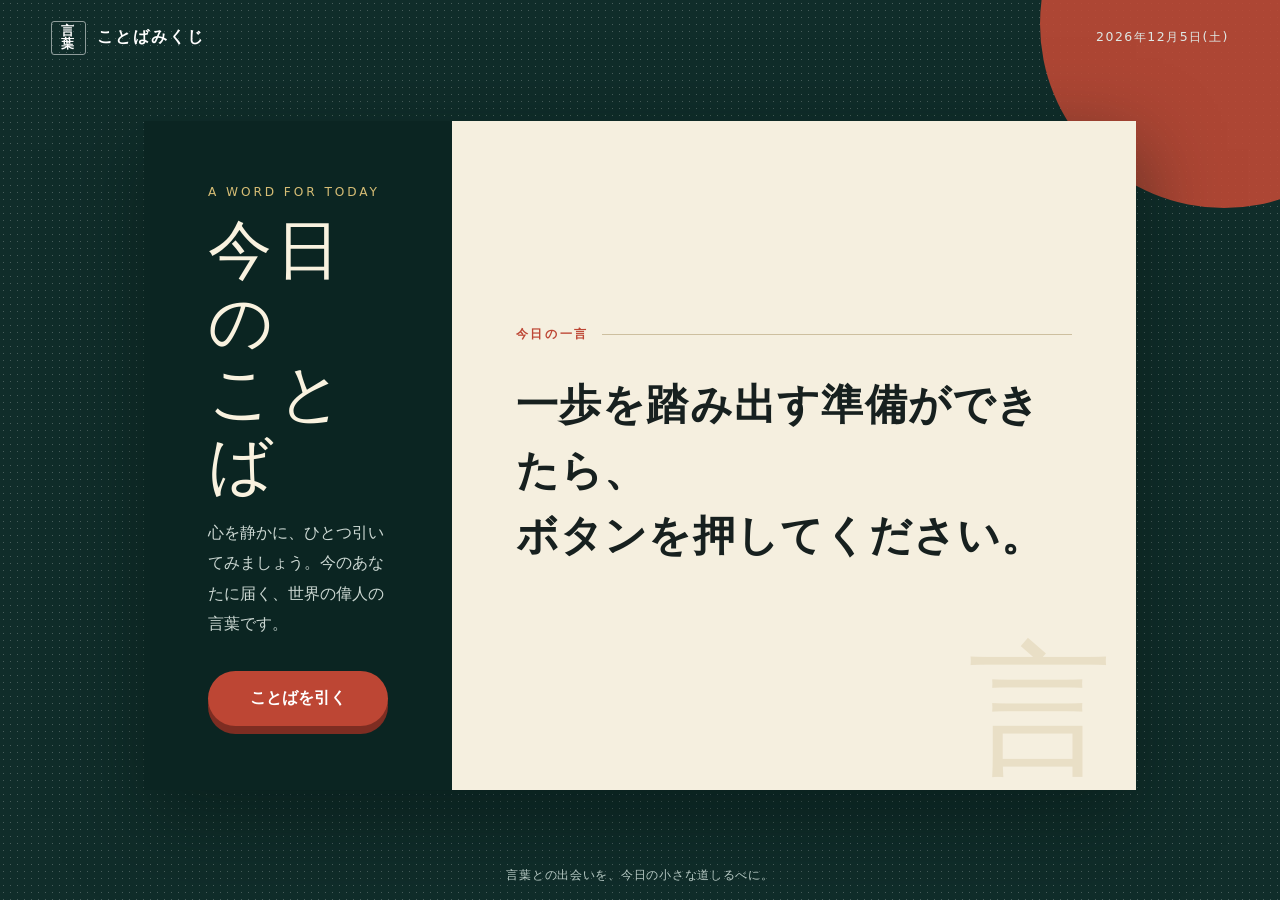
<file: index.html>
<!doctype html>
<html lang="ja">
<head>
  <meta charset="utf-8">
  <meta name="viewport" content="width=device-width, initial-scale=1">
  <meta name="theme-color" content="#102d2a">
  <meta name="description" content="世界の偉人の言葉を一日一言。ボタンを押して、今日のことばを引いてみましょう。">
  <title>今日のことばみくじ</title>
  <link rel="icon" type="image/svg+xml" href="data:image/svg+xml,%3Csvg xmlns='http://www.w3.org/2000/svg' viewBox='0 0 64 64'%3E%3Crect width='64' height='64' rx='14' fill='%23102d2a'/%3E%3Cpath d='M18 13h28v38H18z' fill='%23f6f0de'/%3E%3Cpath d='M25 22h14M25 29h14M25 36h10' stroke='%23c84a35' stroke-width='4' stroke-linecap='round'/%3E%3C/svg%3E">
  <style>
    :root{--ink:#17201f;--forest:#102d2a;--red:#bd4634;--paper:#f5efdf;--gold:#d1a843;--muted:#68716d}
    *{box-sizing:border-box} html{font-size:16px} body{margin:0;min-height:100svh;color:var(--ink);font-family:"Yu Mincho","Hiragino Mincho ProN",Georgia,serif;background:var(--forest)}
    body:before{content:"";position:fixed;inset:0;pointer-events:none;opacity:.23;background-image:radial-gradient(#fff 0.7px,transparent .8px);background-size:7px 7px}
    .page{min-height:100svh;display:grid;grid-template-rows:auto 1fr auto;position:relative;overflow:hidden}
    .sun{position:absolute;width:23rem;height:23rem;border-radius:50%;background:#bf4a36;top:-10rem;right:-8rem;opacity:.9}
    header{z-index:1;display:flex;align-items:center;justify-content:space-between;padding:1.3rem clamp(1.25rem,4vw,4rem);color:#fff}
    .brand{display:flex;gap:.7rem;align-items:center;font-weight:700;letter-spacing:.13em}.seal{display:grid;place-items:center;width:2.15rem;height:2.15rem;border:1px solid #fff8;border-radius:3px;font-size:.8rem;line-height:1}
    .date{font-family:system-ui,sans-serif;font-size:.78rem;letter-spacing:.12em;color:#dfe8e5}
    main{z-index:1;display:grid;place-items:center;padding:1rem clamp(1rem,4vw,4rem) 2rem}
    .stage{width:min(62rem,100%);display:grid;grid-template-columns:minmax(13rem,.62fr) minmax(0,1.38fr);box-shadow:0 28px 75px #06161388}
    .intro{background:#0b2522;color:#f9f2df;padding:clamp(2rem,5vw,4.5rem);display:flex;flex-direction:column;justify-content:space-between;min-height:34rem}
    .eyebrow{font-family:system-ui,sans-serif;color:#d6bd75;font-size:.76rem;letter-spacing:.24em;text-transform:uppercase}.intro h1{font-size:clamp(2.4rem,5vw,4.7rem);font-weight:500;line-height:1.12;letter-spacing:.06em;margin:1rem 0}.intro p{color:#cbd7d2;line-height:1.9;margin:0;max-width:23rem}
    button{appearance:none;border:0;font:700 1rem system-ui,sans-serif;background:var(--red);color:#fff;border-radius:999px;padding:1.05rem 1.4rem;cursor:pointer;box-shadow:0 8px 0 #7e2d22;transition:transform .16s,box-shadow .16s,background .16s;width:100%;margin-top:2rem}button:hover{background:#cf523e;transform:translateY(-2px);box-shadow:0 10px 0 #7e2d22}button:active{transform:translateY(5px);box-shadow:0 3px 0 #7e2d22}button:focus-visible{outline:3px solid #f0ce72;outline-offset:4px}
    .result{background:var(--paper);padding:clamp(2rem,5vw,5rem);min-height:34rem;display:flex;flex-direction:column;justify-content:center;position:relative}.result:after{content:"言";position:absolute;right:1.5rem;bottom:.4rem;color:#e9dfc6;font-size:9rem;line-height:1;pointer-events:none}
    .fortune{display:flex;align-items:center;gap:.8rem;color:var(--red);font-weight:700;letter-spacing:.22em;font-size:.78rem}.fortune:after{content:"";height:1px;background:#cdbf9f;flex:1}
    blockquote{margin:1.8rem 0 1rem;font-size:clamp(1.65rem,3.3vw,3rem);line-height:1.55;font-weight:600;letter-spacing:.03em;position:relative;z-index:1}
    .original{font-family:Georgia,serif;font-style:italic;color:#58615e;line-height:1.65;margin:0 0 1.8rem;font-size:1rem}
    .person{border-top:1px solid #cdbf9f;padding-top:1.35rem;position:relative;z-index:1}.name{font-size:1.18rem;font-weight:700}.bio{font-family:system-ui,sans-serif;color:#59625f;font-size:.92rem;line-height:1.75;margin:.45rem 0 0}
    .result.draw .fortune,.result.draw blockquote,.result.draw .original,.result.draw .person{animation:reveal .55s both}.result.draw blockquote{animation-delay:.08s}.result.draw .original{animation-delay:.16s}.result.draw .person{animation-delay:.24s}@keyframes reveal{from{opacity:0;transform:translateY(12px)}to{opacity:1;transform:none}}
    footer{z-index:1;color:#b8cac5;text-align:center;padding:1rem;font: .75rem system-ui,sans-serif;letter-spacing:.06em}
    @media(max-width:720px){.sun{width:15rem;height:15rem;top:-7rem;right:-7rem}.stage{grid-template-columns:1fr}.intro{min-height:auto;padding:2rem}.intro h1{font-size:2.5rem;margin:.65rem 0}.intro p{font-size:.92rem;line-height:1.7}.result{min-height:24rem;padding:2rem}.result:after{font-size:6rem}blockquote{font-size:1.65rem;margin-top:1.3rem}header{padding:1rem 1.2rem}.date{display:none}button{margin-top:1.5rem}}
    @media(prefers-reduced-motion:reduce){*,*:before,*:after{animation-duration:.01ms!important;transition-duration:.01ms!important}}
  </style>
</head>
<body>
  <div class="page">
    <div class="sun" aria-hidden="true"></div>
    <header><div class="brand"><span class="seal">言<br>葉</span><span>ことばみくじ</span></div><div class="date" id="date"></div></header>
    <main>
      <section class="stage" aria-label="今日のことばみくじ">
        <div class="intro"><div><div class="eyebrow">A word for today</div><h1>今日の<br>ことば</h1><p>心を静かに、ひとつ引いてみましょう。今のあなたに届く、世界の偉人の言葉です。</p></div><button id="draw" type="button">ことばを引く</button></div>
        <div class="result" id="result" aria-live="polite"><div class="fortune" id="fortune">今日の一言</div><blockquote id="quote">一歩を踏み出す準備ができたら、<br>ボタンを押してください。</blockquote><p class="original" id="original" hidden></p><div class="person" id="person" hidden><div class="name" id="name"></div><p class="bio" id="bio"></p></div></div>
      </section>
    </main>
    <footer>言葉との出会いを、今日の小さな道しるべに。</footer>
  </div>
  <script>
    const words=[
      {ja:"生きるとは、呼吸することではない。行動することだ。",original:"To live is not to breathe but to act.",name:"ジャン＝ジャック・ルソー",bio:"18世紀フランスで活躍した思想家・作家。自由や教育についての考察で、近代思想に大きな影響を与えました。"},
      {ja:"成功とは、情熱を失わずに失敗を重ねることである。",original:"Success is stumbling from failure to failure with no loss of enthusiasm.",name:"ウィンストン・チャーチル",bio:"第二次世界大戦期に英国首相を務めた政治家・著述家。1953年にノーベル文学賞を受賞しました。"},
      {ja:"想像力は知識よりも大切だ。知識には限界があるからだ。",original:"Imagination is more important than knowledge. Knowledge is limited.",name:"アルベルト・アインシュタイン",bio:"相対性理論を築いた理論物理学者。20世紀の科学観を大きく変え、1921年にノーベル物理学賞を受賞しました。"},
      {ja:"自分自身を知ることは、すべての知恵の始まりである。",original:"Knowing yourself is the beginning of all wisdom.",name:"アリストテレス",bio:"古代ギリシャの哲学者。論理学、倫理学、政治学、自然科学など、幅広い領域の基礎を築きました。"},
      {ja:"千里の道も一歩から始まる。",original:"A journey of a thousand miles begins with a single step.",name:"老子",bio:"古代中国の思想家とされ、『老子』にその思想が伝わります。自然に逆らわない生き方「無為自然」を説きました。"},
      {ja:"人生は自転車に乗るようなものだ。バランスを保つには、動き続けなければならない。",original:"Life is like riding a bicycle. To keep your balance, you must keep moving.",name:"アルベルト・アインシュタイン",bio:"相対性理論を築いた理論物理学者。好奇心と想像力を重んじ、科学を超えて多くの人に影響を与えました。"},
      {ja:"できると思っても、できないと思っても、どちらも正しい。",original:"Whether you think you can, or you think you can't—you're right.",name:"ヘンリー・フォード",bio:"米国の実業家。自動車の大量生産方式を確立し、移動を多くの人の身近なものにしました。"},
      {ja:"幸せだから感謝するのではない。感謝するから幸せなのだ。",original:"It is not happiness that makes us grateful. It is gratefulness that makes us happy.",name:"デヴィッド・シュタインドル＝ラスト",bio:"オーストリア出身の修道士・著述家。感謝を軸にした生き方について、世界各地で語ってきました。"},
      {ja:"未来を予測する最善の方法は、それを創り出すことだ。",original:"The best way to predict the future is to create it.",name:"ピーター・ドラッカー",bio:"経営学の発展に大きな影響を与えた思想家・著述家。組織と社会における人の役割を考察しました。"},
      {ja:"人生で恐れるべきものは何もない。ただ、理解すべきものがあるだけだ。",original:"Nothing in life is to be feared; it is only to be understood.",name:"マリ・キュリー",bio:"放射能研究を切り開いた物理学者・化学者。異なる二つの科学分野でノーベル賞を受賞した最初の人物です。"},
      {ja:"大切なのは、疑問を持つことをやめないことだ。",original:"The important thing is not to stop questioning.",name:"アルベルト・アインシュタイン",bio:"相対性理論で知られる理論物理学者。常識を問い直す姿勢と探究心を生涯大切にしました。"},
      {ja:"機会は、たいてい困難な仕事の姿をしている。",original:"Opportunity is missed by most people because it is dressed in overalls and looks like work.",name:"トーマス・エジソン",bio:"蓄音機や実用的な白熱電球などを開発した米国の発明家。研究開発を組織化した先駆者でもあります。"},
      {ja:"光を広げる方法は二つある。ろうそくになるか、それを映す鏡になるかだ。",original:"There are two ways of spreading light: to be the candle or the mirror that reflects it.",name:"イーディス・ウォートン",bio:"米国の小説家。上流社会を鋭く描き、女性として初めてピューリッツァー賞の小説部門を受賞しました。"},
      {ja:"私たちが恐れなければならない唯一のものは、恐れそのものだ。",original:"The only thing we have to fear is fear itself.",name:"フランクリン・D・ルーズベルト",bio:"世界恐慌と第二次世界大戦期に米国大統領を務め、ニューディール政策を進めました。"},
      {ja:"私たちは皆、どぶの中にいる。だが、その中から星を見上げる者もいる。",original:"We are all in the gutter, but some of us are looking at the stars.",name:"オスカー・ワイルド",bio:"19世紀アイルランド出身の作家・劇作家。機知に富む言葉と社会風刺で知られています。"},
      {ja:"学べば学ぶほど、自分がどれほど知らないかに気づく。",original:"The more I learn, the more I realize how much I don't know.",name:"アルベルト・アインシュタイン",bio:"20世紀を代表する理論物理学者。科学への謙虚さと尽きない好奇心を持ち続けました。"},
      {ja:"人生で最も素晴らしく美しいものは、目で見たり手で触れたりできない。心で感じるものだ。",original:"The best and most beautiful things in the world cannot be seen or even touched—they must be felt with the heart.",name:"ヘレン・ケラー",bio:"視覚と聴覚の障害を乗り越えて学び、著述家・社会活動家として障害者福祉や人権のために活動しました。"},
      {ja:"どんなことでも、成し遂げるまでは不可能に見える。",original:"It always seems impossible until it's done.",name:"ネルソン・マンデラ",bio:"南アフリカの反アパルトヘイト運動を率い、同国初の黒人大統領となった人権活動家です。"},
      {ja:"何もしなければ、何も動き出さない。",original:"Nothing will work unless you do.",name:"マヤ・アンジェロウ",bio:"米国の詩人・作家・公民権活動家。人生の尊厳と自由を力強い言葉で表現しました。"},
      {ja:"今日は、残りの人生の最初の日である。",original:"Today is the first day of the rest of your life.",name:"チャールズ・ディードリッヒ",bio:"米国で依存症からの回復を支援した活動家。仲間同士の助け合いを重視する支援運動を始めました。"}
    ];
    const labels=["吉・一歩前へ","吉・心しなやかに","大吉・新しい風","吉・静かな勇気","中吉・学びの種"];
    let last=-1; const $=id=>document.getElementById(id);
    $("date").textContent=new Intl.DateTimeFormat("ja-JP",{year:"numeric",month:"long",day:"numeric",weekday:"short"}).format(new Date());
    $("draw").addEventListener("click",()=>{let i;do{i=Math.floor(Math.random()*words.length)}while(i===last&&words.length>1);last=i;const w=words[i],r=$("result");r.classList.remove("draw");void r.offsetWidth;$("fortune").textContent=labels[Math.floor(Math.random()*labels.length)];$("quote").textContent=w.ja;$("original").textContent=w.original;$("original").hidden=!w.original;$("name").textContent=w.name;$("bio").textContent=w.bio;$("person").hidden=false;r.classList.add("draw");$("draw").textContent="もう一度引く";if(innerWidth<721)r.scrollIntoView({behavior:"smooth",block:"center"})});
  </script>
</body>
</html>
</file>
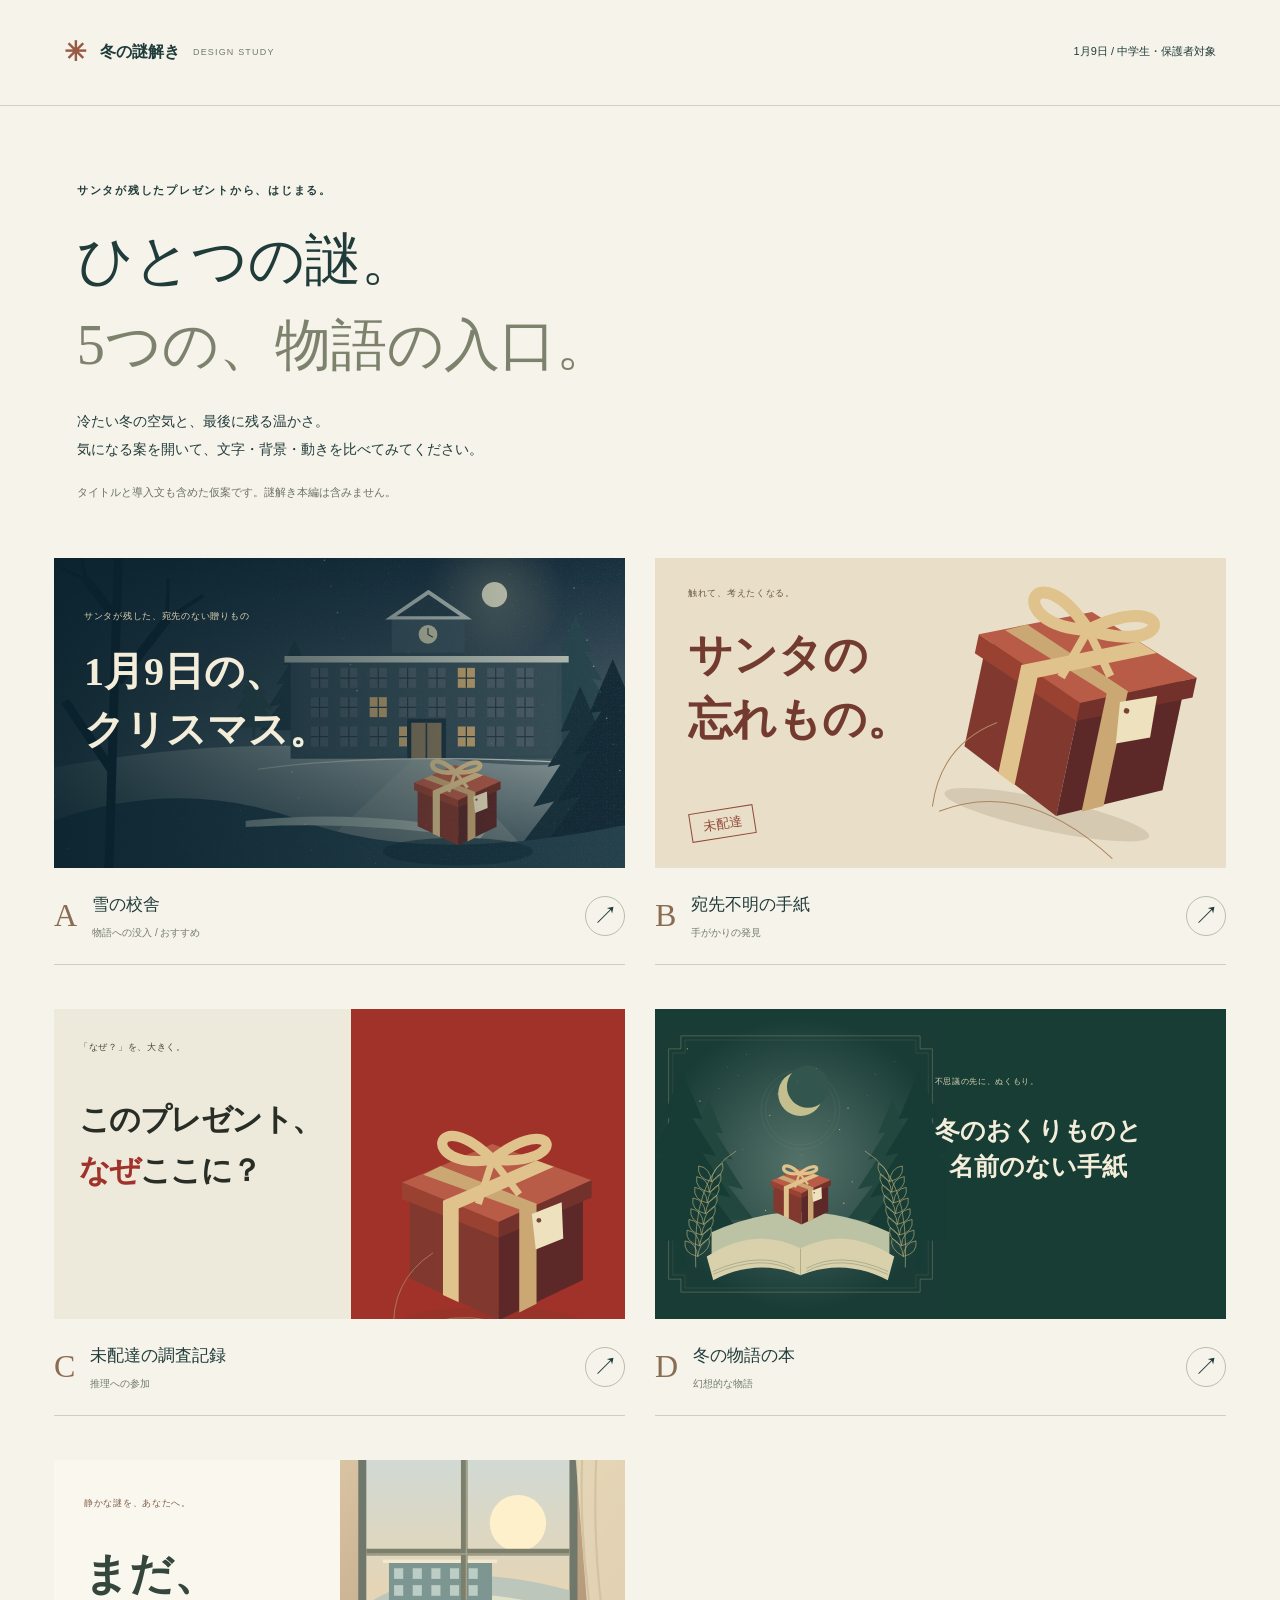
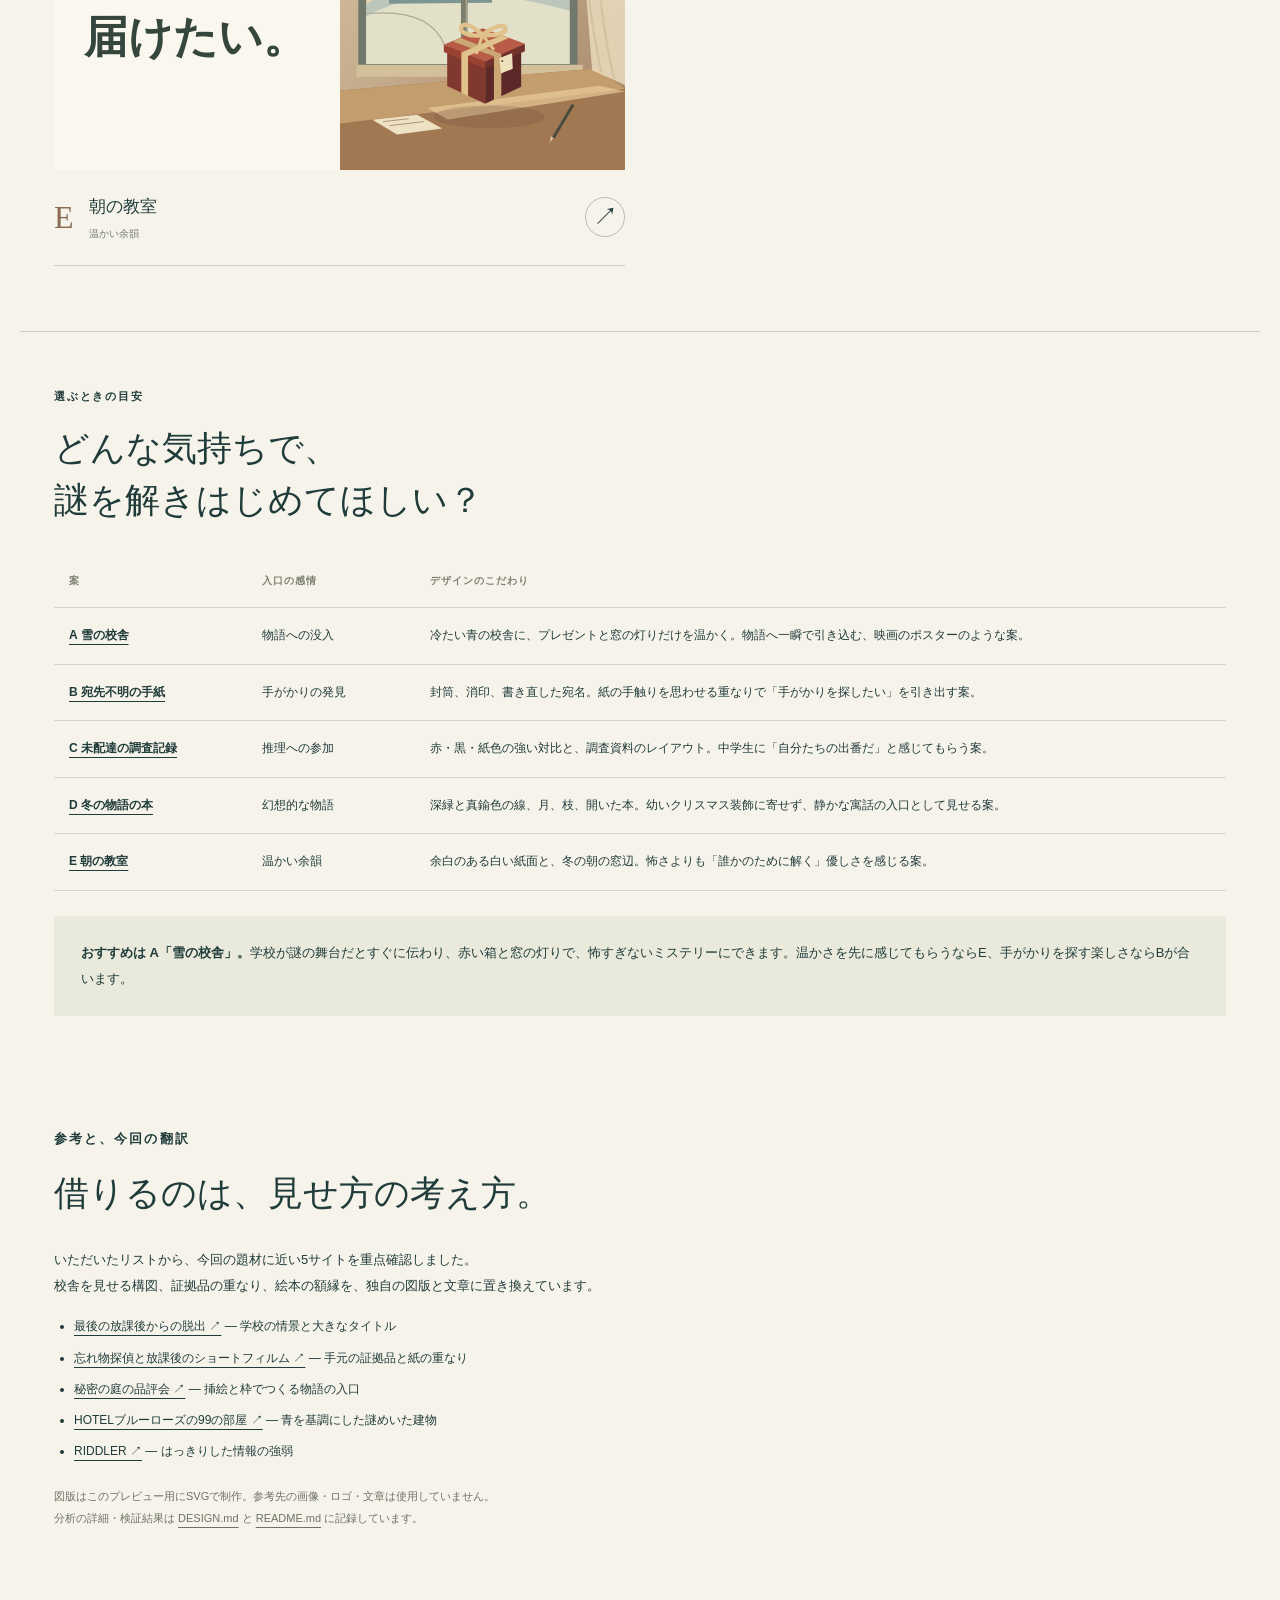
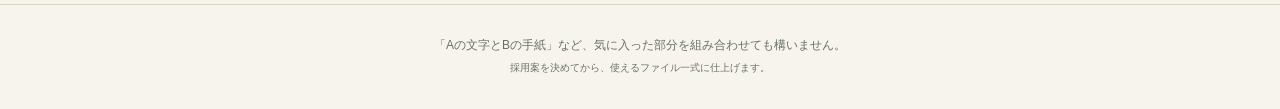
<file: winter-gift/index.html>
<!doctype html><html lang="ja"><head><meta charset="utf-8"><meta name="viewport" content="width=device-width,initial-scale=1"><meta name="color-scheme" content="light"><meta name="description" content="1月9日、学校に残されたプレゼント。冬の謎解き企画のヒーローエリア・デザイン比較。"><title>5案を比較｜冬の謎解き・デザイン案</title><link rel="icon" href="assets/favicon.svg" type="image/svg+xml"><link rel="stylesheet" href="style.css?v=2"><script src="app.js" defer></script></head><body class="overview"><header class="overview-header"><a href="index.html" class="brand"><span class="brand-icon" aria-hidden="true">✳</span> 冬の謎解き <small>DESIGN STUDY</small></a><span>1月9日 / 中学生・保護者対象</span></header><main><section class="overview-intro"><p class="section-label">サンタが残したプレゼントから、はじまる。</p><h1>ひとつの謎。<br><span>5つの、物語の入口。</span></h1><p>冷たい冬の空気と、最後に残る温かさ。<br>気になる案を開いて、文字・背景・動きを比べてみてください。</p><p class="overview-note">タイトルと導入文も含めた仮案です。謎解き本編は含みません。</p></section><section class="concept-grid" aria-label="5つのデザイン案"><a class="concept-card card-a" href="a.html"><div class="miniature"><img src="assets/school.svg" alt="" loading="lazy"><span class="mini-kicker">サンタが残した、宛先のない贈りもの</span><strong>1月9日の、<br>クリスマス。</strong></div><div class="card-caption"><span class="card-letter">A</span><div><h2>雪の校舎</h2><p>物語への没入 / おすすめ</p></div><span class="card-arrow" aria-hidden="true">↗</span></div></a><a class="concept-card card-b" href="b.html"><div class="miniature"><img src="assets/parcel.svg" alt="" loading="lazy"><span class="mini-kicker">触れて、考えたくなる。</span><strong>サンタの<br>忘れもの。</strong><span class="mini-stamp">未配達</span></div><div class="card-caption"><span class="card-letter">B</span><div><h2>宛先不明の手紙</h2><p>手がかりの発見</p></div><span class="card-arrow" aria-hidden="true">↗</span></div></a><a class="concept-card card-c" href="c.html"><div class="miniature"><img src="assets/parcel.svg" alt="" loading="lazy"><span class="mini-kicker">「なぜ？」を、大きく。</span><strong>このプレゼント、<br><em>なぜ</em>ここに？</strong></div><div class="card-caption"><span class="card-letter">C</span><div><h2>未配達の調査記録</h2><p>推理への参加</p></div><span class="card-arrow" aria-hidden="true">↗</span></div></a><a class="concept-card card-d" href="d.html"><div class="miniature"><img src="assets/book.svg" alt="" loading="lazy"><span class="mini-kicker">不思議の先に、ぬくもり。</span><strong>冬のおくりものと<br>名前のない手紙</strong></div><div class="card-caption"><span class="card-letter">D</span><div><h2>冬の物語の本</h2><p>幻想的な物語</p></div><span class="card-arrow" aria-hidden="true">↗</span></div></a><a class="concept-card card-e" href="e.html"><div class="miniature"><img src="assets/morning.svg" alt="" loading="lazy"><span class="mini-kicker">静かな謎を、あなたへ。</span><strong>まだ、<br>届けたい。</strong></div><div class="card-caption"><span class="card-letter">E</span><div><h2>朝の教室</h2><p>温かい余韻</p></div><span class="card-arrow" aria-hidden="true">↗</span></div></a></section><section class="comparison"><p class="section-label">選ぶときの目安</p><h2>どんな気持ちで、<br>謎を解きはじめてほしい？</h2><div class="comparison-scroll"><table><thead><tr><th>案</th><th>入口の感情</th><th>デザインのこだわり</th></tr></thead><tbody><tr><th><a href="a.html">A 雪の校舎</a></th><td>物語への没入</td><td>冷たい青の校舎に、プレゼントと窓の灯りだけを温かく。物語へ一瞬で引き込む、映画のポスターのような案。</td></tr><tr><th><a href="b.html">B 宛先不明の手紙</a></th><td>手がかりの発見</td><td>封筒、消印、書き直した宛名。紙の手触りを思わせる重なりで「手がかりを探したい」を引き出す案。</td></tr><tr><th><a href="c.html">C 未配達の調査記録</a></th><td>推理への参加</td><td>赤・黒・紙色の強い対比と、調査資料のレイアウト。中学生に「自分たちの出番だ」と感じてもらう案。</td></tr><tr><th><a href="d.html">D 冬の物語の本</a></th><td>幻想的な物語</td><td>深緑と真鍮色の線、月、枝、開いた本。幼いクリスマス装飾に寄せず、静かな寓話の入口として見せる案。</td></tr><tr><th><a href="e.html">E 朝の教室</a></th><td>温かい余韻</td><td>余白のある白い紙面と、冬の朝の窓辺。怖さよりも「誰かのために解く」優しさを感じる案。</td></tr></tbody></table></div><p class="recommendation"><b>おすすめは A「雪の校舎」。</b>学校が謎の舞台だとすぐに伝わり、赤い箱と窓の灯りで、怖すぎないミステリーにできます。温かさを先に感じてもらうならE、手がかりを探す楽しさならBが合います。</p></section><section class="reference-summary"><p class="section-label">参考と、今回の翻訳</p><h2>借りるのは、見せ方の考え方。</h2><p>いただいたリストから、今回の題材に近い5サイトを重点確認しました。<br>校舎を見せる構図、証拠品の重なり、絵本の額縁を、独自の図版と文章に置き換えています。</p><ul><li><a href="https://realdgame.jp/s/houkago/" target="_blank" rel="noopener noreferrer">最後の放課後からの脱出 ↗</a> — 学校の情景と大きなタイトル</li><li><a href="https://realdgame.jp/s/wasuremono02/" target="_blank" rel="noopener noreferrer">忘れ物探偵と放課後のショートフィルム ↗</a> — 手元の証拠品と紙の重なり</li><li><a href="https://blacklabel.takarush.jp/promo/gorapark_secretgarden/" target="_blank" rel="noopener noreferrer">秘密の庭の品評会 ↗</a> — 挿絵と枠でつくる物語の入口</li><li><a href="https://realdgame.jp/s/hotel-bluerose/" target="_blank" rel="noopener noreferrer">HOTELブルーローズの99の部屋 ↗</a> — 青を基調にした謎めいた建物</li><li><a href="https://riddler.co.jp/" target="_blank" rel="noopener noreferrer">RIDDLER ↗</a> — はっきりした情報の強弱</li></ul><p class="overview-note">図版はこのプレビュー用にSVGで制作。参考先の画像・ロゴ・文章は使用していません。<br>分析の詳細・検証結果は <a href="DESIGN.md">DESIGN.md</a> と <a href="README.md">README.md</a> に記録しています。</p></section></main><footer>「Aの文字とBの手紙」など、気に入った部分を組み合わせても構いません。<br><small>採用案を決めてから、使えるファイル一式に仕上げます。</small></footer></body></html>
</file>
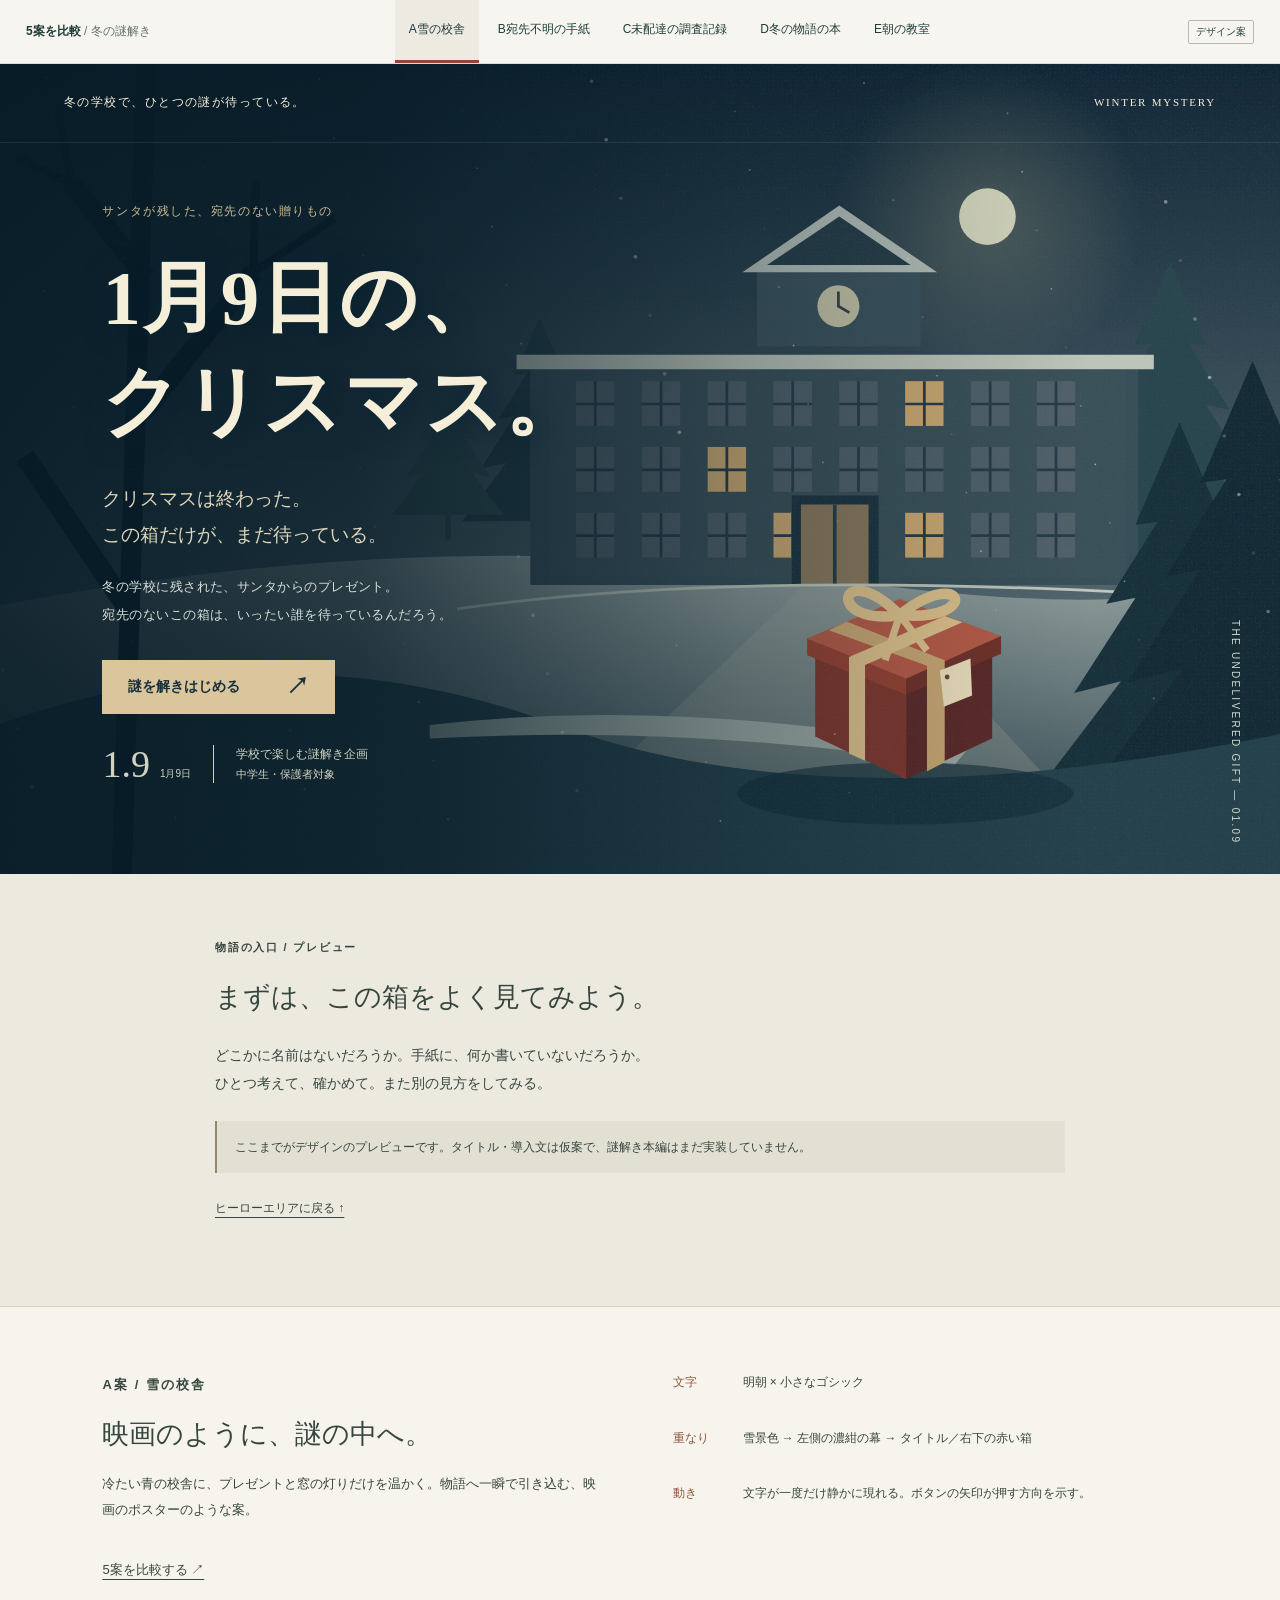
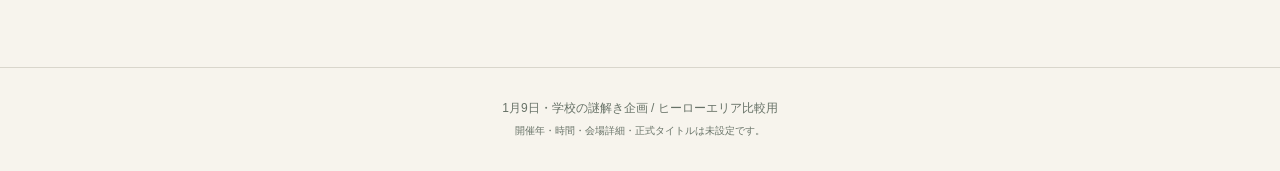
<file: winter-gift/a.html>
<!doctype html><html lang="ja"><head><meta charset="utf-8"><meta name="viewport" content="width=device-width,initial-scale=1"><meta name="color-scheme" content="light"><meta name="description" content="1月9日、学校に残されたプレゼント。冬の謎解き企画のヒーローエリア・デザイン比較。"><title>雪の校舎｜冬の謎解き・デザイン案</title><link rel="icon" href="assets/favicon.svg" type="image/svg+xml"><link rel="stylesheet" href="style.css"><script src="app.js" defer></script></head><body class="concept-a"><a class="skip" href="#hero">本文へ移動</a><nav class="review-nav" aria-label="デザイン案の切り替え"><a class="review-home" href="index.html">5案を比較<span> / 冬の謎解き</span></a><div><a href="a.html" aria-current="page" aria-label="A案 雪の校舎">A<span> 雪の校舎</span></a><a href="b.html"  aria-label="B案 宛先不明の手紙">B<span> 宛先不明の手紙</span></a><a href="c.html"  aria-label="C案 未配達の調査記録">C<span> 未配達の調査記録</span></a><a href="d.html"  aria-label="D案 冬の物語の本">D<span> 冬の物語の本</span></a><a href="e.html"  aria-label="E案 朝の教室">E<span> 朝の教室</span></a></div><span class="preview-label">デザイン案</span></nav><main><section class="hero" id="hero" aria-label="雪の校舎のヒーローエリア"><img class="scene" src="assets/school.svg" alt="雪の校舎と灯る窓。その手前に、赤いプレゼントがひとつ。"><div class="shade"></div><div class="hero-top"><span>冬の学校で、ひとつの謎が待っている。</span><span class="small-mark">WINTER MYSTERY</span></div><div class="hero-copy"><p class="eyebrow">サンタが残した、宛先のない贈りもの</p><h1>1月9日の、<br>クリスマス。</h1><p class="hook">クリスマスは終わった。<br>この箱だけが、まだ待っている。</p><p class="description">冬の学校に残された、サンタからのプレゼント。<br>宛先のないこの箱は、いったい誰を待っているんだろう。</p><a class="cta" href="#prologue">謎を解きはじめる <span aria-hidden="true">↗</span></a><div class="event-meta"><span><b>1.9</b> <span>1月9日</span></span><span>学校で楽しむ謎解き企画<br><small>中学生・保護者対象</small></span></div></div><span class="scene-caption">THE UNDELIVERED GIFT — 01.09</span></section><section class="prologue" id="prologue" tabindex="-1"><div><p class="section-label">物語の入口 / プレビュー</p><h2>まずは、この箱をよく見てみよう。</h2><p>どこかに名前はないだろうか。手紙に、何か書いていないだろうか。<br>ひとつ考えて、確かめて。また別の見方をしてみる。</p><p class="notice">ここまでがデザインのプレビューです。タイトル・導入文は仮案で、謎解き本編はまだ実装していません。</p><a href="#hero">ヒーローエリアに戻る ↑</a></div></section><section class="design-note"><div><p class="section-label">A案 / 雪の校舎</p><h2>映画のように、謎の中へ。</h2><p>冷たい青の校舎に、プレゼントと窓の灯りだけを温かく。物語へ一瞬で引き込む、映画のポスターのような案。</p></div><dl><dt>文字</dt><dd>明朝 × 小さなゴシック</dd><dt>重なり</dt><dd>雪景色 → 左側の濃紺の幕 → タイトル／右下の赤い箱</dd><dt>動き</dt><dd>文字が一度だけ静かに現れる。ボタンの矢印が押す方向を示す。</dd></dl><a href="index.html" class="back-link">5案を比較する ↗</a></section></main><footer>1月9日・学校の謎解き企画 / ヒーローエリア比較用<br><small>開催年・時間・会場詳細・正式タイトルは未設定です。</small></footer></body></html>
</file>
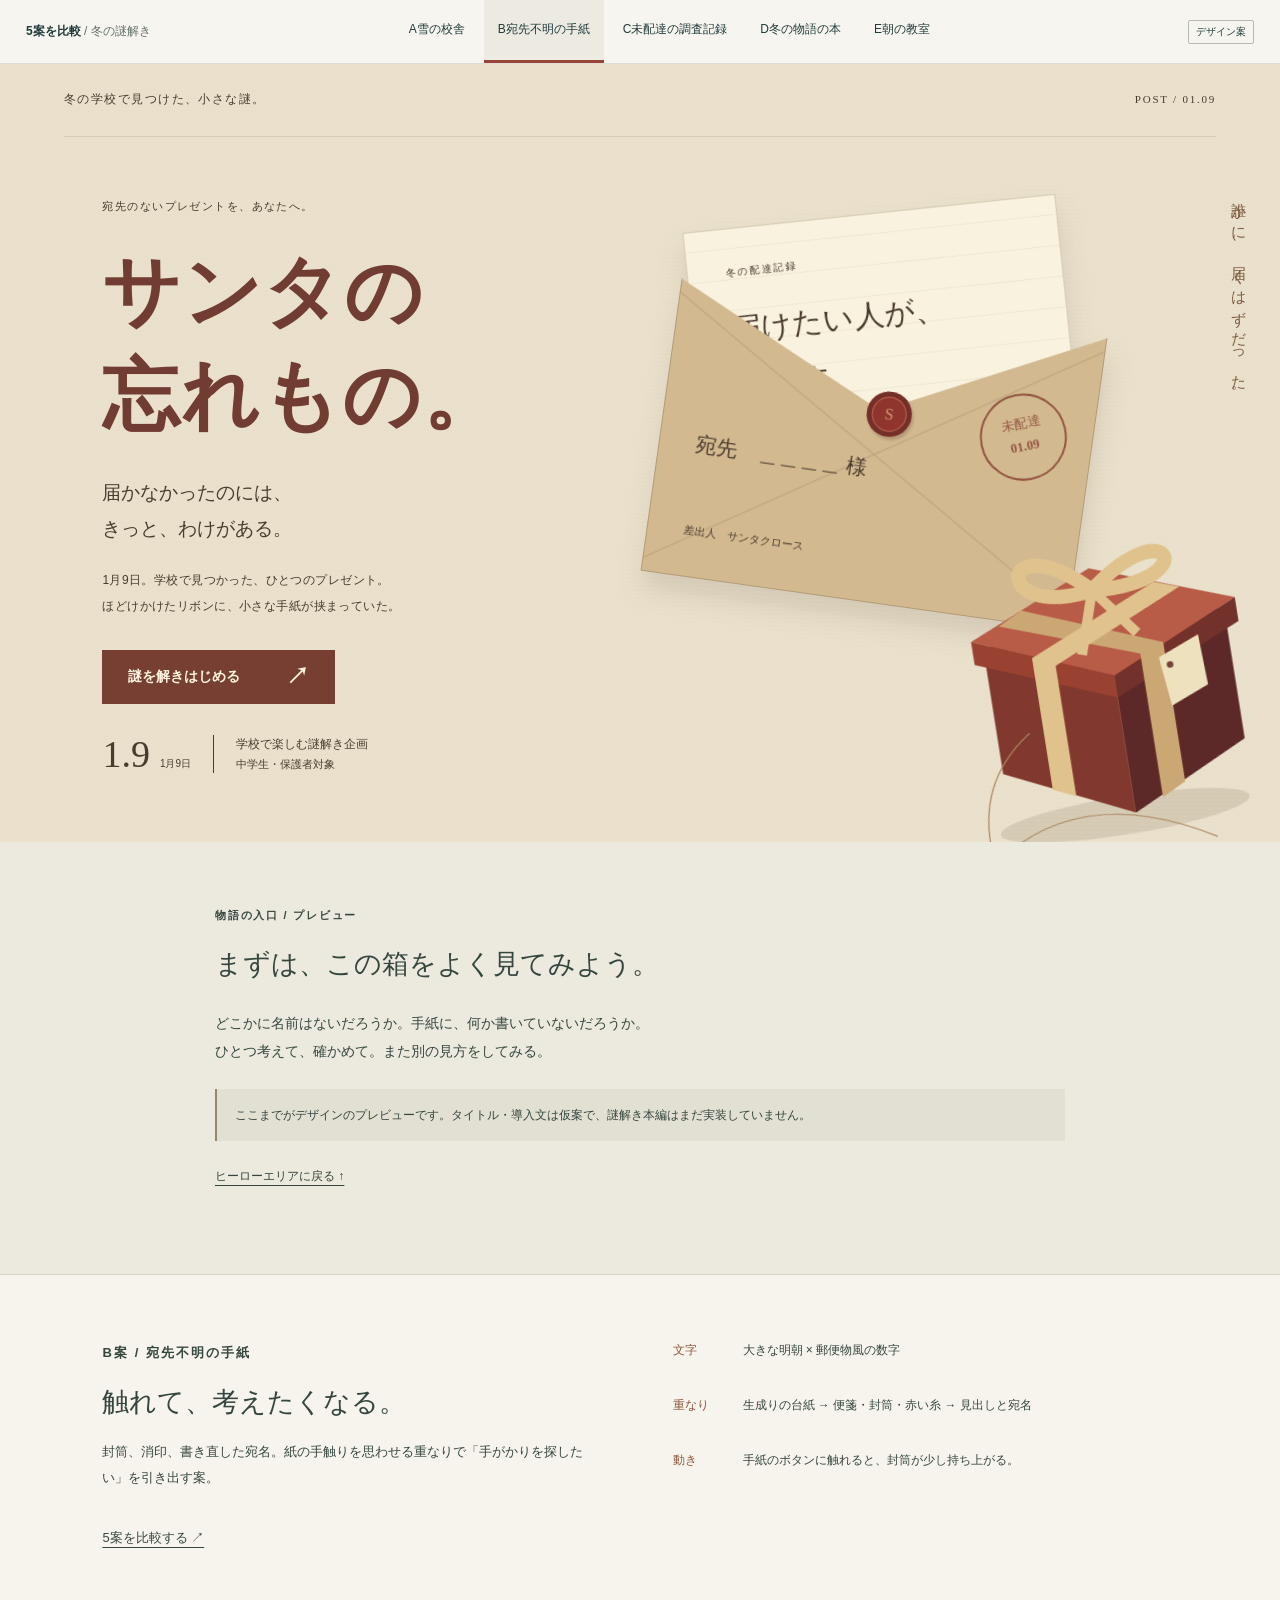
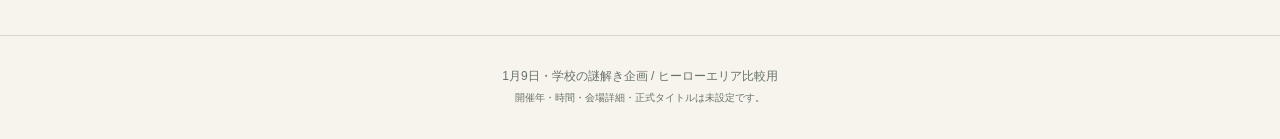
<file: winter-gift/b.html>
<!doctype html><html lang="ja"><head><meta charset="utf-8"><meta name="viewport" content="width=device-width,initial-scale=1"><meta name="color-scheme" content="light"><meta name="description" content="1月9日、学校に残されたプレゼント。冬の謎解き企画のヒーローエリア・デザイン比較。"><title>宛先不明の手紙｜冬の謎解き・デザイン案</title><link rel="icon" href="assets/favicon.svg" type="image/svg+xml"><link rel="stylesheet" href="style.css"><script src="app.js" defer></script></head><body class="concept-b"><a class="skip" href="#hero">本文へ移動</a><nav class="review-nav" aria-label="デザイン案の切り替え"><a class="review-home" href="index.html">5案を比較<span> / 冬の謎解き</span></a><div><a href="a.html"  aria-label="A案 雪の校舎">A<span> 雪の校舎</span></a><a href="b.html" aria-current="page" aria-label="B案 宛先不明の手紙">B<span> 宛先不明の手紙</span></a><a href="c.html"  aria-label="C案 未配達の調査記録">C<span> 未配達の調査記録</span></a><a href="d.html"  aria-label="D案 冬の物語の本">D<span> 冬の物語の本</span></a><a href="e.html"  aria-label="E案 朝の教室">E<span> 朝の教室</span></a></div><span class="preview-label">デザイン案</span></nav><main><section class="hero" id="hero" aria-label="宛先不明の手紙のヒーローエリア"><div class="hero-top"><span>冬の学校で見つけた、小さな謎。</span><span class="small-mark">POST / 01.09</span></div><div class="postal-layout"><div class="hero-copy"><p class="eyebrow">宛先のないプレゼントを、あなたへ。</p><h1>サンタの<br>忘れもの。</h1><p class="hook">届かなかったのには、<br>きっと、わけがある。</p><p class="description">1月9日。学校で見つかった、ひとつのプレゼント。<br>ほどけかけたリボンに、小さな手紙が挟まっていた。</p><a class="cta" href="#prologue">謎を解きはじめる <span aria-hidden="true">↗</span></a><div class="event-meta"><span><b>1.9</b> <span>1月9日</span></span><span>学校で楽しむ謎解き企画<br><small>中学生・保護者対象</small></span></div></div><div class="postal-art"><div class="envelope" aria-hidden="true"><div class="letter"><span class="letter-top">冬の配達記録</span><p>届けたい人が、<br>います。</p><span class="scribble">宛先</span><span class="address">もう一度、考える。</span></div><div class="envelope-face"><span class="postmark">未配達<br><b>01.09</b></span><span class="to">宛先　＿＿＿＿ 様</span><span class="from">差出人　サンタクロース</span></div><span class="seal">S</span></div><img src="assets/parcel.svg" alt="手紙と一緒に残された、リボン付きのプレゼント"><span class="margin-note">誰かに、届くはずだった。</span></div></div></section><section class="prologue" id="prologue" tabindex="-1"><div><p class="section-label">物語の入口 / プレビュー</p><h2>まずは、この箱をよく見てみよう。</h2><p>どこかに名前はないだろうか。手紙に、何か書いていないだろうか。<br>ひとつ考えて、確かめて。また別の見方をしてみる。</p><p class="notice">ここまでがデザインのプレビューです。タイトル・導入文は仮案で、謎解き本編はまだ実装していません。</p><a href="#hero">ヒーローエリアに戻る ↑</a></div></section><section class="design-note"><div><p class="section-label">B案 / 宛先不明の手紙</p><h2>触れて、考えたくなる。</h2><p>封筒、消印、書き直した宛名。紙の手触りを思わせる重なりで「手がかりを探したい」を引き出す案。</p></div><dl><dt>文字</dt><dd>大きな明朝 × 郵便物風の数字</dd><dt>重なり</dt><dd>生成りの台紙 → 便箋・封筒・赤い糸 → 見出しと宛名</dd><dt>動き</dt><dd>手紙のボタンに触れると、封筒が少し持ち上がる。</dd></dl><a href="index.html" class="back-link">5案を比較する ↗</a></section></main><footer>1月9日・学校の謎解き企画 / ヒーローエリア比較用<br><small>開催年・時間・会場詳細・正式タイトルは未設定です。</small></footer></body></html>
</file>
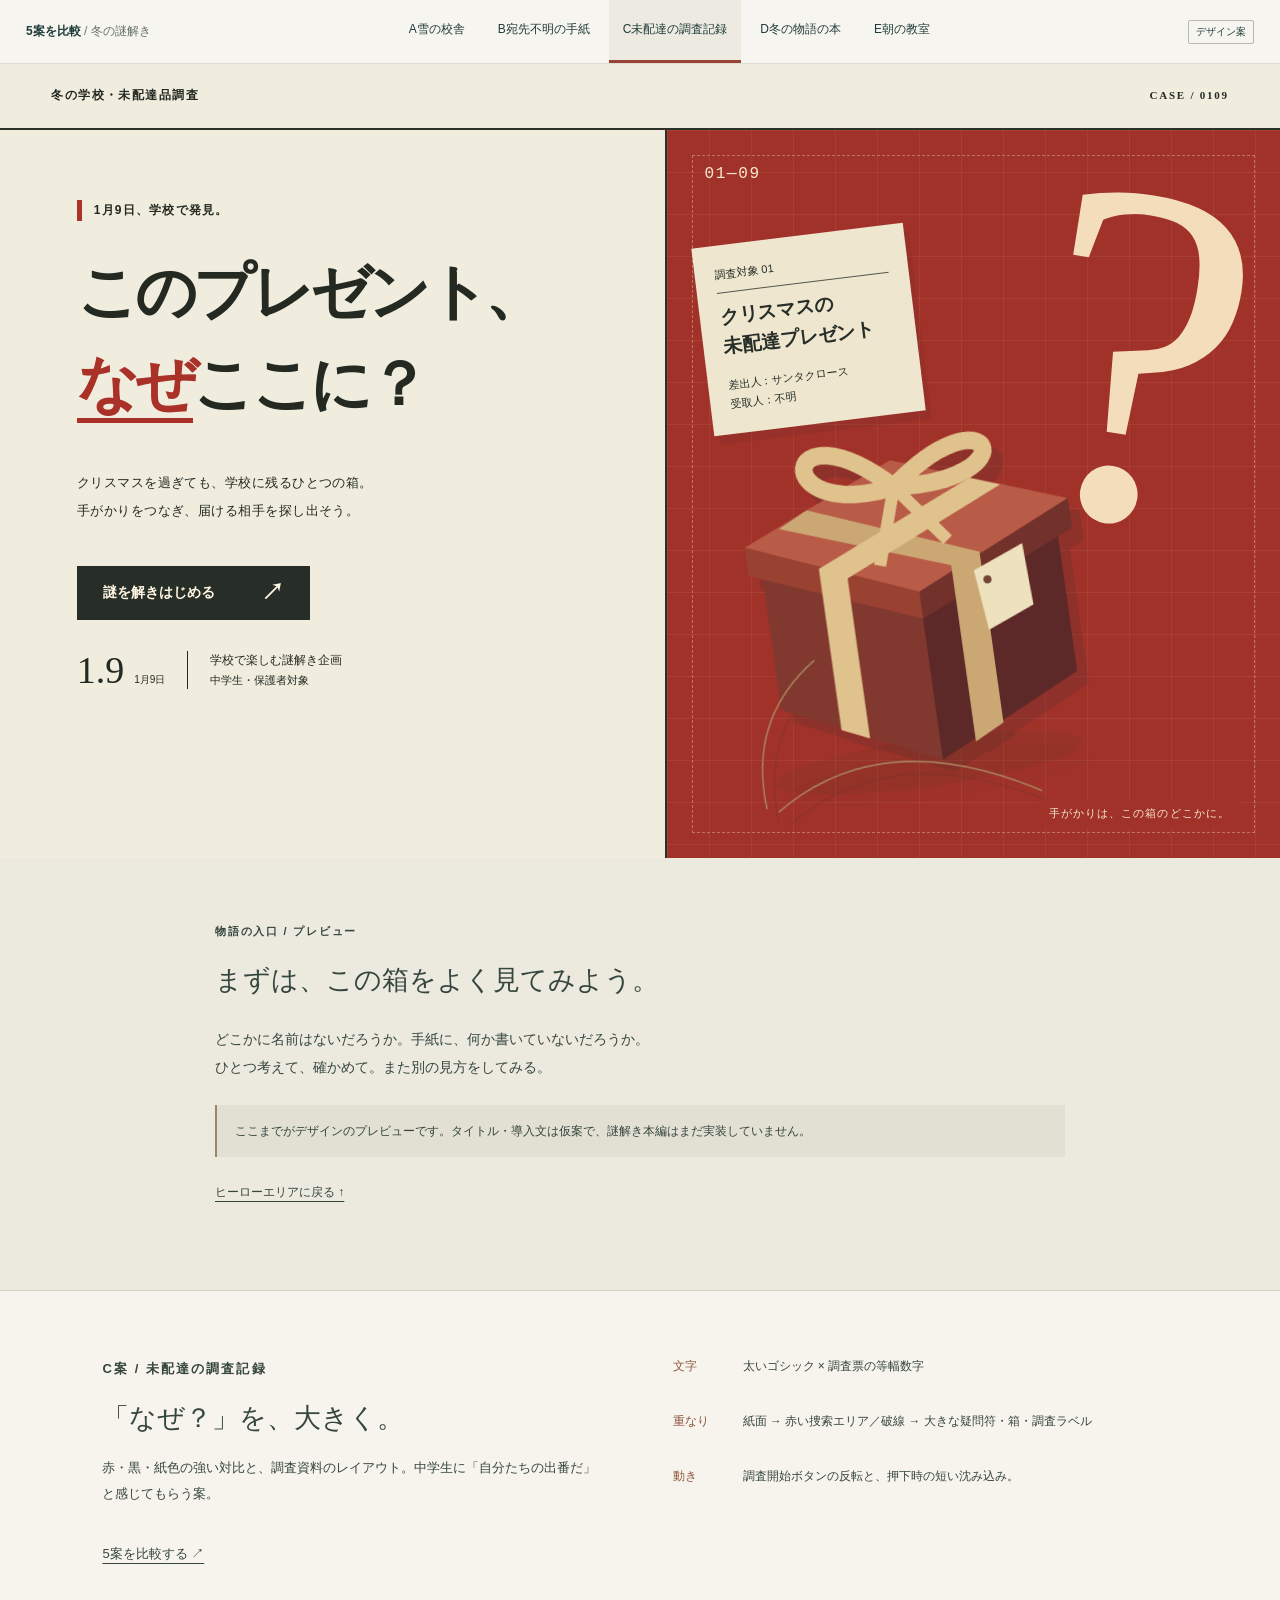
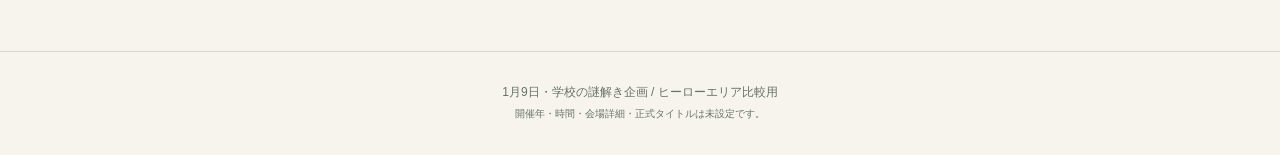
<file: winter-gift/c.html>
<!doctype html><html lang="ja"><head><meta charset="utf-8"><meta name="viewport" content="width=device-width,initial-scale=1"><meta name="color-scheme" content="light"><meta name="description" content="1月9日、学校に残されたプレゼント。冬の謎解き企画のヒーローエリア・デザイン比較。"><title>未配達の調査記録｜冬の謎解き・デザイン案</title><link rel="icon" href="assets/favicon.svg" type="image/svg+xml"><link rel="stylesheet" href="style.css"><script src="app.js" defer></script></head><body class="concept-c"><a class="skip" href="#hero">本文へ移動</a><nav class="review-nav" aria-label="デザイン案の切り替え"><a class="review-home" href="index.html">5案を比較<span> / 冬の謎解き</span></a><div><a href="a.html"  aria-label="A案 雪の校舎">A<span> 雪の校舎</span></a><a href="b.html"  aria-label="B案 宛先不明の手紙">B<span> 宛先不明の手紙</span></a><a href="c.html" aria-current="page" aria-label="C案 未配達の調査記録">C<span> 未配達の調査記録</span></a><a href="d.html"  aria-label="D案 冬の物語の本">D<span> 冬の物語の本</span></a><a href="e.html"  aria-label="E案 朝の教室">E<span> 朝の教室</span></a></div><span class="preview-label">デザイン案</span></nav><main><section class="hero" id="hero" aria-label="未配達の調査記録のヒーローエリア"><div class="hero-top"><span>冬の学校・未配達品調査</span><span class="small-mark">CASE / 0109</span></div><div class="case-layout"><div class="hero-copy"><p class="eyebrow">1月9日、学校で発見。</p><h1>このプレゼント、<br><em>なぜ</em>ここに？</h1><p class="description">クリスマスを過ぎても、学校に残るひとつの箱。<br>手がかりをつなぎ、届ける相手を探し出そう。</p><a class="cta" href="#prologue">謎を解きはじめる <span aria-hidden="true">↗</span></a><div class="event-meta"><span><b>1.9</b> <span>1月9日</span></span><span>学校で楽しむ謎解き企画<br><small>中学生・保護者対象</small></span></div></div><div class="case-art"><span class="case-number">01—09</span><span class="question" aria-hidden="true">?</span><img src="assets/parcel.svg" alt="調査対象の赤いプレゼント"><div class="evidence"><span>調査対象 01</span><b>クリスマスの<br>未配達プレゼント</b><p>差出人：サンタクロース<br>受取人：不明</p></div><span class="case-bottom">手がかりは、この箱のどこかに。</span></div></div></section><section class="prologue" id="prologue" tabindex="-1"><div><p class="section-label">物語の入口 / プレビュー</p><h2>まずは、この箱をよく見てみよう。</h2><p>どこかに名前はないだろうか。手紙に、何か書いていないだろうか。<br>ひとつ考えて、確かめて。また別の見方をしてみる。</p><p class="notice">ここまでがデザインのプレビューです。タイトル・導入文は仮案で、謎解き本編はまだ実装していません。</p><a href="#hero">ヒーローエリアに戻る ↑</a></div></section><section class="design-note"><div><p class="section-label">C案 / 未配達の調査記録</p><h2>「なぜ？」を、大きく。</h2><p>赤・黒・紙色の強い対比と、調査資料のレイアウト。中学生に「自分たちの出番だ」と感じてもらう案。</p></div><dl><dt>文字</dt><dd>太いゴシック × 調査票の等幅数字</dd><dt>重なり</dt><dd>紙面 → 赤い捜索エリア／破線 → 大きな疑問符・箱・調査ラベル</dd><dt>動き</dt><dd>調査開始ボタンの反転と、押下時の短い沈み込み。</dd></dl><a href="index.html" class="back-link">5案を比較する ↗</a></section></main><footer>1月9日・学校の謎解き企画 / ヒーローエリア比較用<br><small>開催年・時間・会場詳細・正式タイトルは未設定です。</small></footer></body></html>
</file>
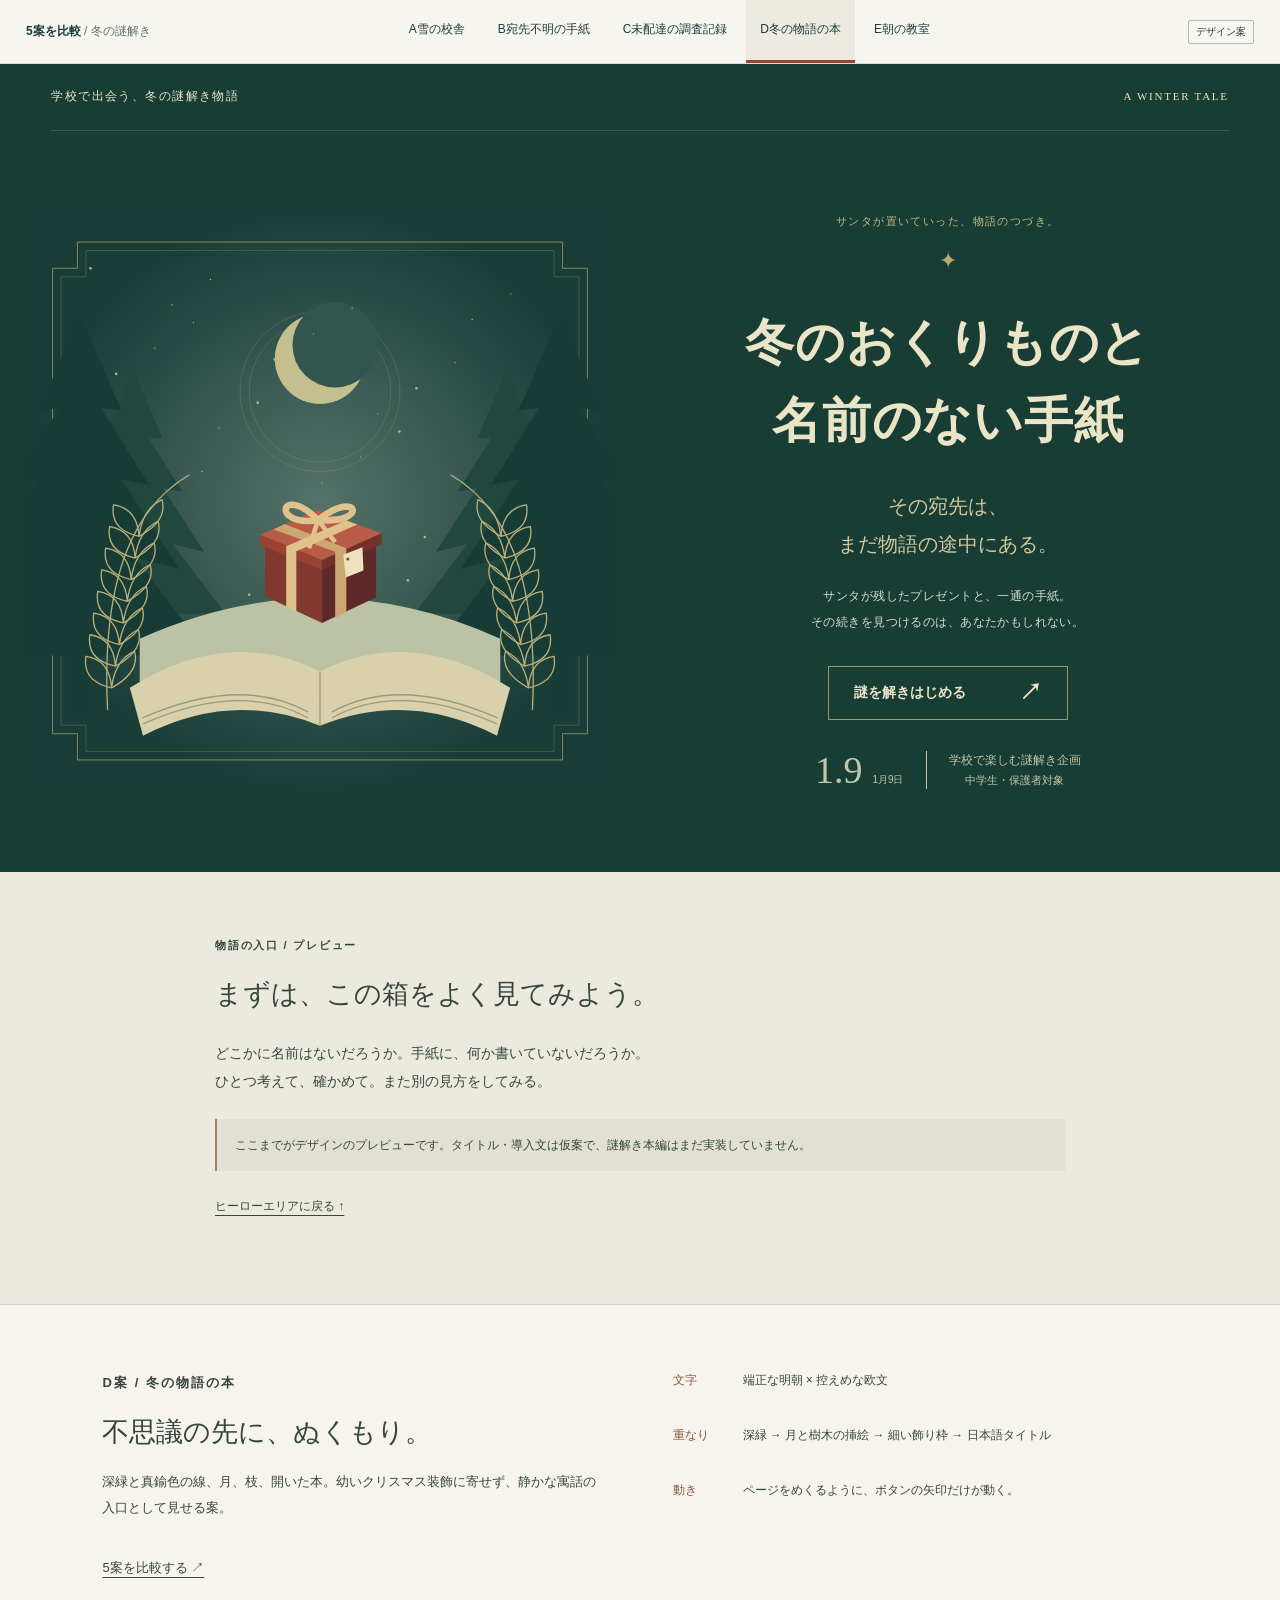
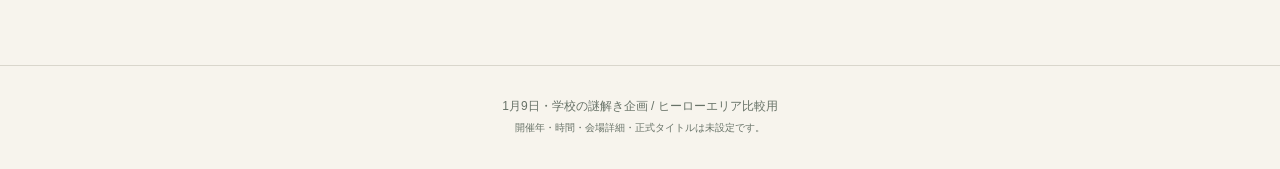
<file: winter-gift/d.html>
<!doctype html><html lang="ja"><head><meta charset="utf-8"><meta name="viewport" content="width=device-width,initial-scale=1"><meta name="color-scheme" content="light"><meta name="description" content="1月9日、学校に残されたプレゼント。冬の謎解き企画のヒーローエリア・デザイン比較。"><title>冬の物語の本｜冬の謎解き・デザイン案</title><link rel="icon" href="assets/favicon.svg" type="image/svg+xml"><link rel="stylesheet" href="style.css"><script src="app.js" defer></script></head><body class="concept-d"><a class="skip" href="#hero">本文へ移動</a><nav class="review-nav" aria-label="デザイン案の切り替え"><a class="review-home" href="index.html">5案を比較<span> / 冬の謎解き</span></a><div><a href="a.html"  aria-label="A案 雪の校舎">A<span> 雪の校舎</span></a><a href="b.html"  aria-label="B案 宛先不明の手紙">B<span> 宛先不明の手紙</span></a><a href="c.html"  aria-label="C案 未配達の調査記録">C<span> 未配達の調査記録</span></a><a href="d.html" aria-current="page" aria-label="D案 冬の物語の本">D<span> 冬の物語の本</span></a><a href="e.html"  aria-label="E案 朝の教室">E<span> 朝の教室</span></a></div><span class="preview-label">デザイン案</span></nav><main><section class="hero" id="hero" aria-label="冬の物語の本のヒーローエリア"><div class="hero-top"><span>学校で出会う、冬の謎解き物語</span><span class="small-mark">A WINTER TALE</span></div><div class="book-layout"><div class="book-art"><img src="assets/book.svg" alt="月と冬の木々に囲まれた、開いた本と赤いプレゼント"></div><div class="hero-copy"><p class="eyebrow">サンタが置いていった、物語のつづき。</p><span class="ornament" aria-hidden="true">✦</span><h1>冬のおくりものと<br>名前のない手紙</h1><p class="hook">その宛先は、<br>まだ物語の途中にある。</p><p class="description">サンタが残したプレゼントと、一通の手紙。<br>その続きを見つけるのは、あなたかもしれない。</p><a class="cta" href="#prologue">謎を解きはじめる <span aria-hidden="true">↗</span></a><div class="event-meta"><span><b>1.9</b> <span>1月9日</span></span><span>学校で楽しむ謎解き企画<br><small>中学生・保護者対象</small></span></div></div></div></section><section class="prologue" id="prologue" tabindex="-1"><div><p class="section-label">物語の入口 / プレビュー</p><h2>まずは、この箱をよく見てみよう。</h2><p>どこかに名前はないだろうか。手紙に、何か書いていないだろうか。<br>ひとつ考えて、確かめて。また別の見方をしてみる。</p><p class="notice">ここまでがデザインのプレビューです。タイトル・導入文は仮案で、謎解き本編はまだ実装していません。</p><a href="#hero">ヒーローエリアに戻る ↑</a></div></section><section class="design-note"><div><p class="section-label">D案 / 冬の物語の本</p><h2>不思議の先に、ぬくもり。</h2><p>深緑と真鍮色の線、月、枝、開いた本。幼いクリスマス装飾に寄せず、静かな寓話の入口として見せる案。</p></div><dl><dt>文字</dt><dd>端正な明朝 × 控えめな欧文</dd><dt>重なり</dt><dd>深緑 → 月と樹木の挿絵 → 細い飾り枠 → 日本語タイトル</dd><dt>動き</dt><dd>ページをめくるように、ボタンの矢印だけが動く。</dd></dl><a href="index.html" class="back-link">5案を比較する ↗</a></section></main><footer>1月9日・学校の謎解き企画 / ヒーローエリア比較用<br><small>開催年・時間・会場詳細・正式タイトルは未設定です。</small></footer></body></html>
</file>
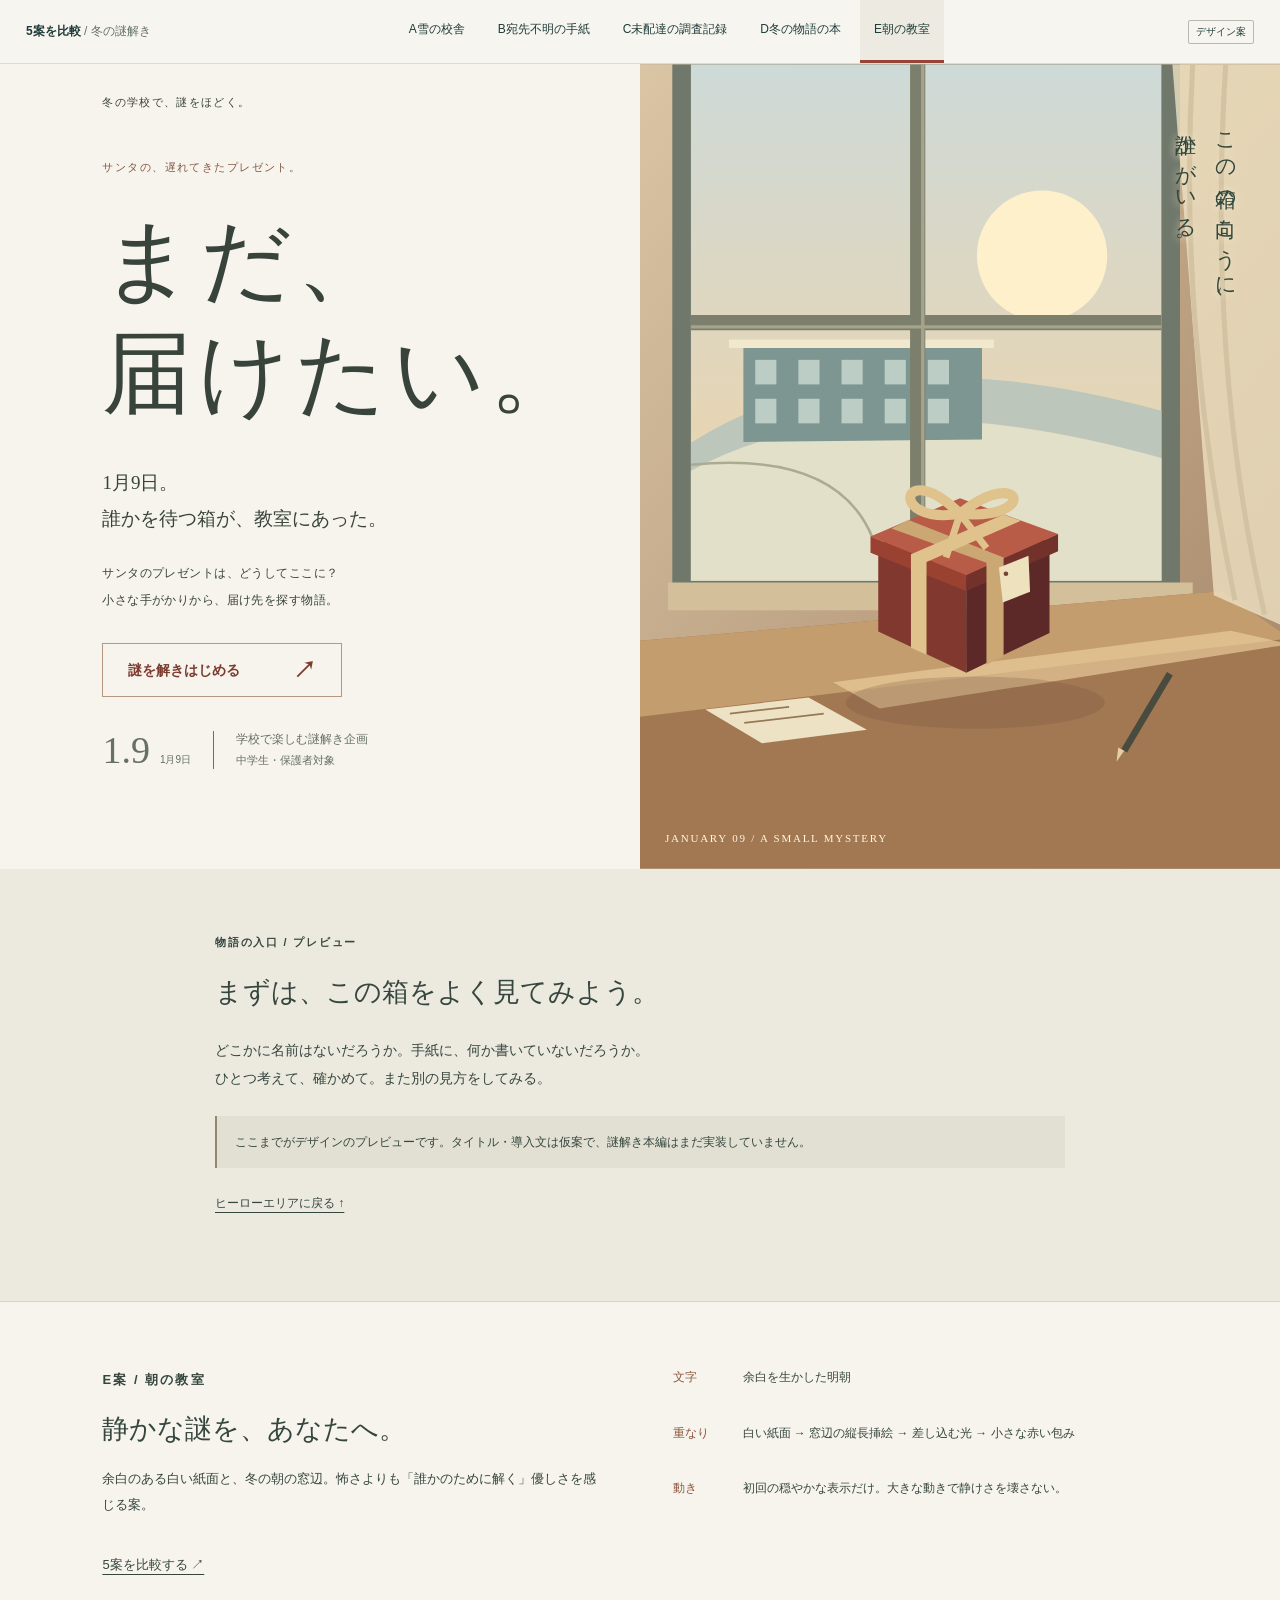
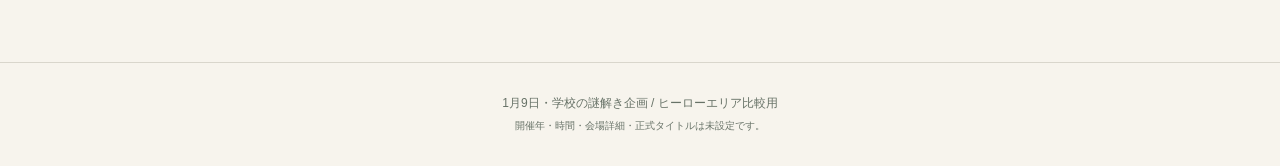
<file: winter-gift/e.html>
<!doctype html><html lang="ja"><head><meta charset="utf-8"><meta name="viewport" content="width=device-width,initial-scale=1"><meta name="color-scheme" content="light"><meta name="description" content="1月9日、学校に残されたプレゼント。冬の謎解き企画のヒーローエリア・デザイン比較。"><title>朝の教室｜冬の謎解き・デザイン案</title><link rel="icon" href="assets/favicon.svg" type="image/svg+xml"><link rel="stylesheet" href="style.css"><script src="app.js" defer></script></head><body class="concept-e"><a class="skip" href="#hero">本文へ移動</a><nav class="review-nav" aria-label="デザイン案の切り替え"><a class="review-home" href="index.html">5案を比較<span> / 冬の謎解き</span></a><div><a href="a.html"  aria-label="A案 雪の校舎">A<span> 雪の校舎</span></a><a href="b.html"  aria-label="B案 宛先不明の手紙">B<span> 宛先不明の手紙</span></a><a href="c.html"  aria-label="C案 未配達の調査記録">C<span> 未配達の調査記録</span></a><a href="d.html"  aria-label="D案 冬の物語の本">D<span> 冬の物語の本</span></a><a href="e.html" aria-current="page" aria-label="E案 朝の教室">E<span> 朝の教室</span></a></div><span class="preview-label">デザイン案</span></nav><main><section class="hero" id="hero" aria-label="朝の教室のヒーローエリア"><div class="morning-layout"><div class="hero-copy"><div class="hero-top"><span>冬の学校で、謎をほどく。</span></div><p class="eyebrow">サンタの、遅れてきたプレゼント。</p><h1>まだ、<br>届けたい。</h1><p class="hook">1月9日。<br>誰かを待つ箱が、教室にあった。</p><p class="description">サンタのプレゼントは、どうしてここに？<br>小さな手がかりから、届け先を探す物語。</p><a class="cta" href="#prologue">謎を解きはじめる <span aria-hidden="true">↗</span></a><div class="event-meta"><span><b>1.9</b> <span>1月9日</span></span><span>学校で楽しむ謎解き企画<br><small>中学生・保護者対象</small></span></div></div><div class="morning-art"><img src="assets/morning.svg" alt="冬の朝、教室の窓から光が差す。机の上には小さなプレゼント。"><span class="window-note">この箱の向こうに、<br>誰かがいる。</span><span class="small-mark">JANUARY 09 / A SMALL MYSTERY</span></div></div></section><section class="prologue" id="prologue" tabindex="-1"><div><p class="section-label">物語の入口 / プレビュー</p><h2>まずは、この箱をよく見てみよう。</h2><p>どこかに名前はないだろうか。手紙に、何か書いていないだろうか。<br>ひとつ考えて、確かめて。また別の見方をしてみる。</p><p class="notice">ここまでがデザインのプレビューです。タイトル・導入文は仮案で、謎解き本編はまだ実装していません。</p><a href="#hero">ヒーローエリアに戻る ↑</a></div></section><section class="design-note"><div><p class="section-label">E案 / 朝の教室</p><h2>静かな謎を、あなたへ。</h2><p>余白のある白い紙面と、冬の朝の窓辺。怖さよりも「誰かのために解く」優しさを感じる案。</p></div><dl><dt>文字</dt><dd>余白を生かした明朝</dd><dt>重なり</dt><dd>白い紙面 → 窓辺の縦長挿絵 → 差し込む光 → 小さな赤い包み</dd><dt>動き</dt><dd>初回の穏やかな表示だけ。大きな動きで静けさを壊さない。</dd></dl><a href="index.html" class="back-link">5案を比較する ↗</a></section></main><footer>1月9日・学校の謎解き企画 / ヒーローエリア比較用<br><small>開催年・時間・会場詳細・正式タイトルは未設定です。</small></footer></body></html>
</file>
<file: winter-gift/style.css>
@charset "UTF-8";
:root{--serif:"Yu Mincho","Hiragino Mincho ProN","Hiragino Mincho Pro",Georgia,serif;--sans:"Yu Gothic","Hiragino Kaku Gothic ProN",Meiryo,sans-serif;--ink:#203c3a;--paper:#f6f3eb;--red:#94412f;--line:#d2cbbd;--ease:cubic-bezier(.2,.7,.25,1)}
*{box-sizing:border-box}html{scroll-behavior:smooth;scroll-padding-top:76px}body{margin:0;font-family:var(--sans);color:var(--ink);background:var(--paper);line-height:1.8}a{color:inherit;text-underline-offset:5px}button,a{-webkit-tap-highlight-color:transparent}a:focus-visible,button:focus-visible{outline:3px solid #dc9a33;outline-offset:5px}img{max-width:100%;display:block}h1,h2,p{margin:0}h1,h2{text-wrap:balance}p{text-wrap:pretty}.skip{position:fixed;top:-100px;left:12px;padding:10px 20px;background:white;color:#132d32;z-index:100}.skip:focus{top:10px}.review-nav{height:64px;position:relative;z-index:20;background:#f7f5ef;color:#203c3a;display:flex;align-items:center;justify-content:space-between;gap:16px;padding:0 26px;border-bottom:1px solid #dedbd2;font-size:12px}.review-nav a{text-decoration:none;white-space:nowrap}.review-home{font-weight:bold}.review-home span{font-weight:400;color:#64716a}.review-nav>div{display:flex;gap:5px;align-self:stretch}.review-nav>div a{display:flex;align-items:center;padding:0 14px;border-bottom:3px solid transparent}.review-nav a:hover{background:#e8e7df}.review-nav a[aria-current]{border-bottom-color:#984434;background:#eceae1}.preview-label{font-size:10px;border:1px solid #b8b9af;border-radius:2px;padding:2px 7px;white-space:nowrap}.hero{position:relative;isolation:isolate;overflow:hidden;min-height:750px}.hero-top{position:relative;z-index:3;display:flex;justify-content:space-between;gap:18px;align-items:center;font-size:12px;letter-spacing:.12em}.small-mark{font-family:Georgia,serif;font-size:11px;letter-spacing:.16em}.hero-copy{position:relative;z-index:2}.eyebrow{font-size:12px;letter-spacing:.13em;margin-bottom:25px}.hero h1{font-family:var(--serif);font-weight:600;font-size:clamp(52px,5.5vw,85px);line-height:1.35;letter-spacing:.02em}.hook{font-family:var(--serif);font-size:20px;line-height:1.9;margin-top:26px}.description{font-size:13px;line-height:2.2;margin-top:20px;letter-spacing:.035em}.cta{display:inline-flex;min-height:54px;gap:46px;justify-content:space-between;align-items:center;padding:12px 25px;margin-top:30px;font-size:14px;font-weight:600;text-decoration:none;border:1px solid currentColor;transition:background .2s,color .2s,transform .2s}.cta span{font-size:23px;line-height:1;transition:transform .25s}.cta:hover span{transform:translate(3px,-3px)}.cta:active{transform:translateY(2px)}.event-meta{display:flex;gap:22px;align-items:center;margin-top:30px;font-size:12px;line-height:1.7}.event-meta>span:first-child{display:flex;align-items:baseline;gap:10px;border-right:1px solid currentColor;padding-right:22px}.event-meta b{font-family:Georgia,serif;font-size:38px;font-weight:400;line-height:1}.event-meta>span:first-child>span{font-size:10px}.event-meta small{font-size:11px}.scene{position:absolute;inset:0;width:100%;height:100%;object-fit:cover;z-index:-3}.concept-a .hero{background:#163342;color:#f5efd9;min-height:810px}.concept-a .scene{object-position:65% 55%}.concept-a .shade{position:absolute;inset:0;z-index:-1;background:linear-gradient(90deg,rgba(6,26,37,.88) 0%,rgba(6,26,37,.74) 28%,rgba(6,26,37,.26) 58%,transparent 85%)}.concept-a .hero-top{padding:28px 5vw;border-bottom:1px solid #cfdfd31a}.concept-a .hero-copy{padding:58px 0 50px 8vw;max-width:780px;animation:arrive .85s var(--ease) both}.concept-a .eyebrow{color:#cbbc91}.concept-a h1{font-size:clamp(56px,6vw,88px);text-shadow:0 2px 28px #082231}.concept-a .hook{color:#dfd7bd;font-size:19px}.concept-a .description{color:#d8e0da}.concept-a .cta{background:#dac59d;border-color:#dac59d;color:#17313a}.concept-a .cta:hover{background:#f6e5c1}.concept-a .event-meta{color:#d0d3c0}.scene-caption{position:absolute;right:36px;bottom:30px;font-size:10px;letter-spacing:.23em;writing-mode:vertical-rl;color:#d1dace;z-index:3}.concept-b .hero{background-color:#eae1cc;background-image:repeating-linear-gradient(0deg,transparent 0 3px,#96775606 3px 4px);color:#493b2d}.concept-b .hero-top{margin:0 5vw;padding:25px 0;border-bottom:1px solid #9c8d7240}.postal-layout{display:grid;grid-template-columns:1fr 1fr;max-width:1420px;margin:auto;min-height:705px}.concept-b .hero-copy{padding:60px 0 50px 8vw}.concept-b h1{color:#713c31;font-size:clamp(55px,6vw,88px)}.concept-b .eyebrow{font-size:11px}.concept-b .hook{font-size:19px}.concept-b .description{font-size:12px}.concept-b .cta{background:#773e32;color:#fff4df;border-color:#773e32}.concept-b .cta:hover{background:#522b26}.postal-art{position:relative;min-width:0}.postal-art>img{position:absolute;width:360px;right:-8px;bottom:-35px;transform:rotate(-9deg)}.envelope{position:absolute;top:170px;left:3%;width:430px;height:295px;transform:rotate(8deg);filter:drop-shadow(4px 17px 12px #3d2d2320);transition:transform .4s}.postal-art:hover .envelope{transform:rotate(6deg) translateY(-4px)}.letter{position:absolute;bottom:90px;left:25px;width:375px;min-height:300px;background:#f8f2df;padding:28px 38px;transform:rotate(-14deg);border:1px solid #cfc4aa;background-image:repeating-linear-gradient(0deg,transparent 0 30px,#b5a88826 30px 31px)}.letter-top{font-size:10px;letter-spacing:.2em}.letter p{font-family:var(--serif);font-size:30px;line-height:1.9;margin-top:15px}.scribble{display:block;text-decoration:line-through;text-decoration-thickness:2px;font-size:13px;color:#8d7766;margin-top:10px}.address{font-family:var(--serif);font-size:13px;display:block}.envelope-face{position:absolute;inset:0;background:#d2b990;border:1px solid #b49a75;clip-path:polygon(0 0,50% 35%,100% 0,100% 100%,0 100%)}.envelope-face:before{content:"";position:absolute;inset:0;background:linear-gradient(32deg,transparent 49.7%,#b49a7590 50%,transparent 50.3%),linear-gradient(-32deg,transparent 49.7%,#b49a7590 50%,transparent 50.3%)}.postmark{position:absolute;right:25px;top:65px;width:87px;height:87px;border:2px solid #945643;border-radius:50%;color:#945643;text-align:center;font-size:13px;line-height:1.8;padding:16px 0;transform:rotate(-19deg)}.postmark b{font-family:Georgia,serif}.to{position:absolute;top:143px;left:36px;font-family:var(--serif);font-size:21px}.from{position:absolute;bottom:35px;left:36px;font-size:11px}.seal{position:absolute;left:202px;top:83px;background:#8f352e;box-shadow:inset 0 0 0 5px #732f28,inset 0 0 0 6px #ba6350,2px 3px 3px #53352040;border-radius:50%;width:45px;height:45px;text-align:center;line-height:45px;font-family:Georgia,serif;color:#d49471}.margin-note{position:absolute;right:28px;top:54px;writing-mode:vertical-rl;font-family:var(--serif);font-size:15px;letter-spacing:.25em;color:#7c5b41}.concept-c{--ink:#292c27}.concept-c .hero{background:#f0eddf;color:#242921}.concept-c .hero-top{border-bottom:2px solid #2b3028;padding:21px 4vw;font-weight:bold}.case-layout{display:grid;grid-template-columns:1.08fr 1fr;min-height:728px}.concept-c .hero-copy{padding:70px 3vw 50px 6vw}.concept-c .eyebrow{border-left:5px solid #ab342a;padding-left:12px;font-weight:bold;letter-spacing:.1em}.concept-c h1{font-family:var(--sans);font-size:clamp(43px,4.8vw,72px);font-weight:900;line-height:1.5;letter-spacing:-.06em}.concept-c h1 em{font-style:normal;color:#a93128;border-bottom:5px solid #a93128}.concept-c .description{margin-top:38px;font-size:13px}.concept-c .cta{background:#272e27;color:#fff6e4;border-color:#272e27;margin-top:40px}.concept-c .cta:hover{background:#a33129;border-color:#a33129}.case-art{background:#a13229;position:relative;color:#f7e8d0;min-height:660px;overflow:hidden;border-left:2px solid #282f28;background-image:linear-gradient(#eddabb13 1px,transparent 1px),linear-gradient(90deg,#eddabb13 1px,transparent 1px);background-size:42px 42px}.case-art:after{content:"";position:absolute;inset:25px;border:1px dashed #e9c6a070;pointer-events:none}.case-number{position:absolute;left:38px;top:30px;font-family:monospace;letter-spacing:.1em;font-size:16px}.question{position:absolute;font-family:Georgia,serif;font-size:490px;line-height:1;right:30px;top:-20px;color:#f4ddbb;transform:rotate(9deg)}.case-art>img{width:440px;position:absolute;bottom:20px;left:4%;filter:drop-shadow(10px 14px 0 #572e2c44);transform:rotate(-8deg)}.evidence{position:absolute;left:35px;top:105px;width:213px;padding:20px;background:#eee6cf;color:#272e27;transform:rotate(-7deg);box-shadow:5px 9px 0 #4e271e22;z-index:2}.evidence>span{font-size:11px;border-bottom:1px solid #53564a;display:block;padding-bottom:7px;margin-bottom:10px}.evidence b{font-size:19px;line-height:1.5}.evidence p{font-size:11px;line-height:1.7;margin-top:14px}.case-bottom{position:absolute;bottom:30px;right:40px;letter-spacing:.1em;font-size:11px;background:#a13229;padding:4px 10px}.concept-d .hero{background:#173d35;color:#ebe5c7}.concept-d .hero-top{margin:0 4vw;border-bottom:1px solid #baa97340;padding:22px 0}.book-layout{display:grid;grid-template-columns:1fr 1.08fr;max-width:1450px;margin:auto;min-height:741px;align-items:center}.book-art{padding:25px 0 25px 25px}.book-art img{width:100%;height:auto}.concept-d .hero-copy{text-align:center;padding:45px 32px}.concept-d .eyebrow{font-size:11px;letter-spacing:.13em;color:#c1b987;margin-bottom:8px}.ornament{display:block;margin:9px auto 25px;font-size:22px;color:#b8ac70}.concept-d h1{font-size:clamp(37px,3.8vw,57px);line-height:1.6;letter-spacing:.015em}.concept-d .hook{font-size:20px;color:#d4c89e}.concept-d .description{font-size:12px;color:#d9ddce}.concept-d .cta{border-color:#9d956c;color:#ebe5c7;min-width:240px}.concept-d .cta:hover{background:#dfd4ac;color:#173d35}.concept-d .event-meta{justify-content:center;color:#c1c7aa}.concept-e .hero{background:#f7f4ed;color:#38443b}.morning-layout{display:grid;grid-template-columns:1fr 1fr;min-height:805px}.concept-e .hero-copy{padding:0 3vw 50px 8vw}.concept-e .hero-top{padding:29px 0 45px;font-size:11px}.concept-e .eyebrow{font-size:11px;margin-bottom:26px;color:#875747}.concept-e h1{font-size:clamp(66px,7vw,104px);line-height:1.27;letter-spacing:.06em;font-weight:500}.concept-e .hook{font-size:19px;margin-top:34px}.concept-e .description{font-size:12px;margin-top:23px}.concept-e .cta{color:#7c3c2f;border-color:#b59882;min-width:240px}.concept-e .cta:hover{background:#7c3c2f;color:#fff6e7;border-color:#7c3c2f}.concept-e .event-meta{margin-top:32px;color:#667064}.morning-art{position:relative;background:#c3b59d;min-height:805px;overflow:hidden}.morning-art img{height:100%;width:100%;object-fit:cover;object-position:50% 50%;position:absolute}.window-note{position:absolute;top:54px;right:35px;font-family:var(--serif);font-size:21px;writing-mode:vertical-rl;letter-spacing:.16em;line-height:1.9;color:#34483d;text-shadow:0 1px 8px #f3e9cc}.morning-art>.small-mark{position:absolute;bottom:20px;left:25px;color:#fff5dc}.prologue{background:#ece9df;color:#35463e;padding:64px 8vw;border-bottom:1px solid #d7d3c7;scroll-margin-top:10px}.prologue>div{max-width:850px;margin:auto}.section-label{font-size:11px;letter-spacing:.16em;text-transform:uppercase;font-weight:600}.prologue h2{font-family:var(--serif);font-weight:500;font-size:27px;margin:15px 0 20px}.prologue p:not(.section-label){font-size:14px;line-height:2}.prologue .notice{margin-top:24px;background:#e2dfd3;border-left:2px solid #95866c;padding:14px 18px;font-size:12px!important}.prologue a{display:inline-block;margin-top:25px;font-size:12px;min-height:44px}.design-note{padding:65px 8vw;display:grid;grid-template-columns:1fr 1fr;gap:35px 65px;color:#35463e;background:#f7f4ed}.design-note h2{font-size:27px;font-family:var(--serif);font-weight:500;margin:12px 0}.design-note p{font-size:13px;line-height:2}.design-note dl{margin:0;display:grid;grid-template-columns:55px 1fr;font-size:12px;gap:15px}.design-note dt{color:#8c563b}.design-note dd{margin:0}.back-link{font-size:13px;justify-self:start;min-height:44px}footer{padding:30px 6vw;text-align:center;color:#677267;font-size:12px;border-top:1px solid #d9d6cc;background:#f7f4ed}footer small{font-size:10px}.overview-header{max-width:1500px;margin:auto;padding:28px 5vw;display:flex;justify-content:space-between;align-items:center;border-bottom:1px solid #d2d0c5;font-size:11px}.brand{font-size:16px;font-weight:600;text-decoration:none;display:flex;align-items:center;gap:13px}.brand small{font-size:9px;letter-spacing:.13em;color:#737b6c;font-weight:400}.brand-icon{font-size:27px;color:#995a43}.overview-intro{max-width:1360px;margin:0 auto;padding:75px 6vw 55px;position:relative}.overview-intro h1{font-family:var(--serif);font-weight:500;font-size:clamp(40px,4.4vw,66px);line-height:1.5;margin:18px 0 20px}.overview-intro h1 span{color:#7d826d}.overview-intro>p:not(.section-label){font-size:14px;line-height:2}.overview-note{font-size:11px!important;color:#6d7364;margin-top:18px;line-height:1.9}.concept-grid{display:grid;grid-template-columns:1fr 1fr;gap:44px 30px;max-width:1240px;margin:0 auto;padding:0 34px 65px}.concept-card{text-decoration:none;min-width:0;display:block}.miniature{height:310px;position:relative;overflow:hidden;background:#193643;isolation:isolate;transition:box-shadow .3s}.miniature img{width:100%;height:100%;object-fit:cover;position:absolute;z-index:-2;transition:transform .7s var(--ease)}.concept-card:hover .miniature img{transform:scale(1.035)}.miniature strong{font-family:var(--serif);font-size:40px;line-height:1.45;position:absolute;top:85px;left:30px;color:#f3edda;font-weight:600}.mini-kicker{position:absolute;left:30px;top:50px;font-size:9px;color:#dfd3b4;letter-spacing:.08em}.card-a .miniature:after{content:"";position:absolute;inset:0;background:linear-gradient(90deg,#09212cda,transparent);z-index:-1}.card-a .miniature img{object-position:70% 62%}.card-b .miniature{background:#e9dfc8}.card-b .miniature img{width:65%;right:-30px;object-fit:contain;transform:rotate(12deg)}.card-b .miniature strong{color:#733b30;font-size:44px;left:33px;top:66px}.card-b .mini-kicker{color:#6b5b42;top:27px;left:33px}.mini-stamp{position:absolute;bottom:30px;left:35px;transform:rotate(-9deg);border:1px solid #924939;color:#924939;padding:2px 12px;font-size:13px}.card-c .miniature{background:linear-gradient(90deg,#eeeadb 52%,#a13229 52%)}.card-c .miniature strong{font-family:var(--sans);font-size:31px;color:#282d26;line-height:1.65;top:85px;left:25px;font-weight:900;letter-spacing:-.05em}.card-c .miniature strong em{font-style:normal;color:#a13229}.card-c .miniature img{width:57%;object-fit:contain;right:-30px;bottom:-45px;height:85%}.card-c .mini-kicker{color:#444838;left:25px;top:30px}.card-d .miniature{background:#173d35}.card-d .miniature img{width:51%;object-fit:contain;left:0}.card-d .miniature strong{left:49%;top:104px;font-size:25px;text-align:center}.card-d .mini-kicker{left:49%;top:66px;font-size:8px}.card-e .miniature{background:#faf7ef}.card-e .miniature img{width:50%;right:0}.card-e .miniature strong{color:#35473d;top:83px;font-size:44px}.card-e .mini-kicker{color:#7f5a45;top:35px}.card-caption{display:flex;gap:15px;align-items:center;padding:19px 0;border-bottom:1px solid #cfcec1}.card-letter{font-family:Georgia,serif;font-size:32px;color:#8a6c52}.card-caption h2{font-size:17px;font-weight:500}.card-caption p{font-size:10px;color:#727b6e;margin-top:3px}.card-arrow{margin-left:auto;font-size:25px;border:1px solid #bbbcae;border-radius:50%;height:40px;width:40px;text-align:center;line-height:36px;transition:background .2s}.concept-card:hover .card-arrow{background:#253f37;color:#f8f4e7}.comparison,.reference-summary{max-width:1240px;margin:0 auto;padding:55px 34px}.comparison{border-top:1px solid #cecec1}.comparison h2,.reference-summary h2{font-family:var(--serif);font-size:35px;font-weight:500;line-height:1.5;margin:16px 0 27px}.comparison table{width:100%;border-collapse:collapse;text-align:left;font-size:12px}.comparison th,.comparison td{padding:17px 15px;border-bottom:1px solid #d5d4c9;vertical-align:top}.comparison thead{font-size:10px;letter-spacing:.1em;color:#7c7f70}.comparison tbody th{font-weight:600;min-width:150px}.comparison td:nth-child(2){min-width:130px}.recommendation{font-size:13px;padding:24px 27px;margin-top:25px;background:#e9e9dc;line-height:2}.reference-summary{padding-bottom:75px}.reference-summary>p{font-size:13px;line-height:2}.reference-summary ul{padding-left:20px;font-size:12px;line-height:2.6}.reference-summary a:hover,.comparison a:hover{color:#9e4b36}@keyframes arrive{from{opacity:0;transform:translateY(12px)}to{opacity:1;transform:none}}
@media(min-width:1600px){.hero-copy{max-width:830px}.concept-a .hero{min-height:880px}.concept-a .hero-copy{padding-top:85px}.postal-layout,.book-layout{max-width:1550px}.concept-a .scene{object-position:center 63%}}
@media(max-width:1150px){.review-nav>div a{padding:0 10px}.review-nav>div a span{display:none}.review-nav{padding:0 20px}.concept-a .hero-copy{padding-left:6vw}.concept-b .hero-copy{padding-left:5vw}.envelope{width:370px;height:260px;left:0;top:185px}.letter{width:325px;left:15px}.seal{left:175px}.postal-art>img{width:310px}.concept-b .description br,.concept-c .description br{display:none}.concept-b .description{max-width:330px}.concept-c .description{max-width:370px}.concept-d h1{font-size:36px}.concept-d .hero-copy{padding:30px 25px}.concept-d .description br{display:none}.concept-e .hero-copy{padding-left:6vw}.book-layout{min-height:730px}.miniature strong{font-size:34px}.card-d .miniature strong{font-size:20px}.card-c .miniature strong{font-size:27px}}
@media(max-width:760px){html{scroll-padding-top:15px}.review-nav{height:58px;gap:10px;padding:0 14px;font-size:11px}.review-home span,.preview-label{display:none}.review-nav>div{gap:0}.review-nav>div a{padding:0 12px;font-size:12px;min-width:35px;justify-content:center}.hero-top{font-size:10px;letter-spacing:.055em}.small-mark{font-size:8px}.hero{min-height:0}.hero h1{font-size:53px}.eyebrow{font-size:10px;letter-spacing:.08em;margin-bottom:20px}.hook{font-size:18px}.description{font-size:12px;line-height:2}.description br{display:none}.cta{min-height:54px;margin-top:26px;font-size:13px;padding:12px 22px}.event-meta{gap:18px;margin-top:28px;font-size:11px}.event-meta b{font-size:34px}.event-meta>span:first-child{padding-right:18px;gap:7px}.event-meta small{font-size:10px}.concept-a .hero{min-height:810px}.concept-a .hero-top{padding:22px 24px}.concept-a .hero-copy{padding:37px 25px 275px;max-width:none}.concept-a h1{font-size:clamp(43px,11.5vw,62px);line-height:1.4}.concept-a .hook{font-size:17px;margin-top:20px}.concept-a .description{max-width:300px;font-size:11px;margin-top:15px}.concept-a .scene{object-position:73% bottom;object-fit:cover}.concept-a .shade{background:linear-gradient(180deg,#081f30d9 0%,#0c293cd9 38%,#0c293c24 72%,transparent)}.concept-a .scene-caption{right:14px;bottom:23px;font-size:8px}.concept-a .cta{margin-top:23px}.concept-a .event-meta{margin-top:24px}.concept-b .hero-top{margin:0 25px;padding:20px 0}.postal-layout{display:flex;flex-direction:column;min-height:0}.concept-b .hero-copy{padding:36px 27px 0}.concept-b h1{font-size:57px;line-height:1.35}.concept-b .hook{font-size:17px;margin-top:22px}.concept-b .description{font-size:11px;max-width:340px}.postal-art{height:465px;margin-top:0}.envelope{width:290px;height:215px;top:151px;left:35px;transform:rotate(8deg)}.letter{width:253px;min-height:255px;padding:22px 26px;bottom:64px}.letter p{font-size:23px}.letter-top{font-size:9px}.postmark{width:70px;height:70px;font-size:10px;padding:12px 0;right:14px;top:58px}.to{font-size:15px;left:26px;top:121px}.from{font-size:9px;left:26px;bottom:25px}.seal{left:139px;top:63px;width:35px;height:35px;line-height:35px;font-size:12px}.postal-art>img{width:215px;right:-9px;bottom:-25px}.margin-note{right:17px;top:48px;font-size:11px;letter-spacing:.15em}.case-layout{display:flex;flex-direction:column;min-height:0}.concept-c .hero-top{padding:19px 24px}.concept-c .hero-copy{padding:35px 25px 36px}.concept-c h1{font-size:clamp(35px,9.5vw,54px);line-height:1.6;letter-spacing:-.07em}.concept-c .eyebrow{font-size:11px;margin-bottom:22px}.concept-c .description{font-size:12px;margin-top:28px}.concept-c .cta{margin-top:26px}.case-art{min-height:510px;border-left:0;border-top:2px solid #282f28}.case-art>img{width:330px;left:10%;bottom:-15px}.question{font-size:380px;top:0;right:30px}.evidence{top:75px;left:24px;width:173px;padding:16px}.evidence b{font-size:16px}.evidence p{font-size:10px}.case-number{left:32px;top:24px;font-size:12px}.case-art:after{inset:17px}.case-bottom{bottom:17px;right:25px;font-size:9px}.book-layout{display:flex;flex-direction:column-reverse;min-height:0}.concept-d .hero-top{padding:20px 0;margin:0 23px}.concept-d .hero-top .small-mark{display:none}.concept-d .hero-copy{padding:34px 23px 4px}.concept-d h1{font-size:clamp(29px,8vw,40px);line-height:1.65}.concept-d .eyebrow{font-size:9px}.ornament{margin:15px auto 18px;font-size:19px}.concept-d .hook{font-size:17px;margin-top:21px}.concept-d .description{font-size:11px;max-width:300px;margin:18px auto 0}.concept-d .event-meta{margin-top:28px}.book-art{padding:8px 13px 20px;width:100%;max-width:500px}.morning-layout{display:flex;flex-direction:column;min-height:0}.concept-e .hero-copy{padding:0 28px 42px}.concept-e .hero-top{padding:23px 0 35px}.concept-e h1{font-size:77px}.concept-e .eyebrow{font-size:10px;margin-bottom:23px}.concept-e .hook{font-size:18px;margin-top:26px}.concept-e .description{font-size:11px;margin-top:20px}.morning-art{min-height:540px}.morning-art img{object-position:50% 56%}.window-note{top:30px;right:25px;font-size:17px}.prologue{padding:42px 25px}.prologue h2{font-size:23px}.prologue p:not(.section-label){font-size:12px}.prologue br{display:none}.prologue .notice{font-size:11px!important}.design-note{grid-template-columns:1fr;padding:40px 25px;gap:28px}.design-note h2{font-size:25px}.design-note p{font-size:12px}.design-note dl{font-size:11px;gap:13px}.overview-header{padding:20px 22px}.overview-header>span{display:none}.brand{font-size:14px;gap:10px}.brand small{font-size:8px}.overview-intro{padding:44px 25px 35px}.overview-intro .section-label{font-size:9px}.overview-intro h1{font-size:37px;margin-top:19px;line-height:1.5;letter-spacing:-.025em}.overview-intro>p:not(.section-label){font-size:12px}.concept-grid{grid-template-columns:1fr;padding:0 22px 45px;gap:30px}.miniature{height:260px}.miniature strong{font-size:34px;left:23px;top:77px}.mini-kicker{left:23px;top:39px;font-size:8px}.card-b .miniature strong{font-size:41px;left:25px}.card-c .miniature strong{font-size:27px;left:18px;top:76px}.card-c .mini-kicker{left:18px;top:32px}.card-d .miniature strong{font-size:20px;top:95px}.card-d .mini-kicker{font-size:7px;top:64px}.card-e .miniature strong{font-size:40px;top:79px}.card-caption{padding:14px 0}.card-caption h2{font-size:16px}.card-caption p{font-size:10px}.card-letter{font-size:28px}.comparison,.reference-summary{padding:38px 25px}.comparison h2,.reference-summary h2{font-size:29px}.comparison table{font-size:11px;min-width:600px}.comparison-scroll{overflow-x:auto}.comparison th,.comparison td{padding:12px 10px}.recommendation{padding:19px;font-size:12px}.reference-summary>p{font-size:12px}.reference-summary ul{font-size:11px;line-height:2.2;padding-left:16px}.reference-summary li{margin-bottom:13px}footer{font-size:10px;padding:24px}footer small{font-size:9px}}
@media(max-width:360px){.review-nav{padding:0 10px}.review-nav>div a{padding:0 10px;min-width:30px}.hero h1{font-size:46px}.concept-a h1{font-size:41px}.concept-c h1{font-size:32px}.concept-d h1{font-size:28px}.concept-e h1{font-size:67px}.event-meta{gap:12px}.event-meta>span:first-child{padding-right:12px}.envelope{left:23px;width:270px}.letter{width:239px}.seal{left:128px}.overview-intro h1{font-size:33px}.card-c .miniature strong{font-size:23px}.card-d .miniature strong{font-size:18px}}
.concept-e h1{animation:arrive .7s var(--ease) both}.concept-b .hero:has(.cta:hover) .envelope,.concept-b .hero:has(.cta:focus-visible) .envelope{transform:rotate(6deg) translateY(-4px)}
@media(max-width:760px){.concept-a .shade{background:linear-gradient(180deg,#081f30e6 0%,#0c293ce0 47%,#0c293c99 68%,#0c293c12 86%)}.concept-a .event-meta{color:#f3ecd3}}
@media(max-width:760px){.concept-e h1{font-size:clamp(42px,14vw,57px)}}
@media(max-width:760px){.overview-intro h1 span{font-size:clamp(23px,7.5vw,30px);white-space:nowrap}}
@media(prefers-reduced-motion:reduce){html{scroll-behavior:auto}*,*:before,*:after{animation:none!important;transition:none!important}.concept-card:hover .miniature img,.postal-art:hover .envelope,.concept-b .hero:has(.cta:hover) .envelope,.concept-b .hero:has(.cta:focus-visible) .envelope{transform:none}}
</file>
